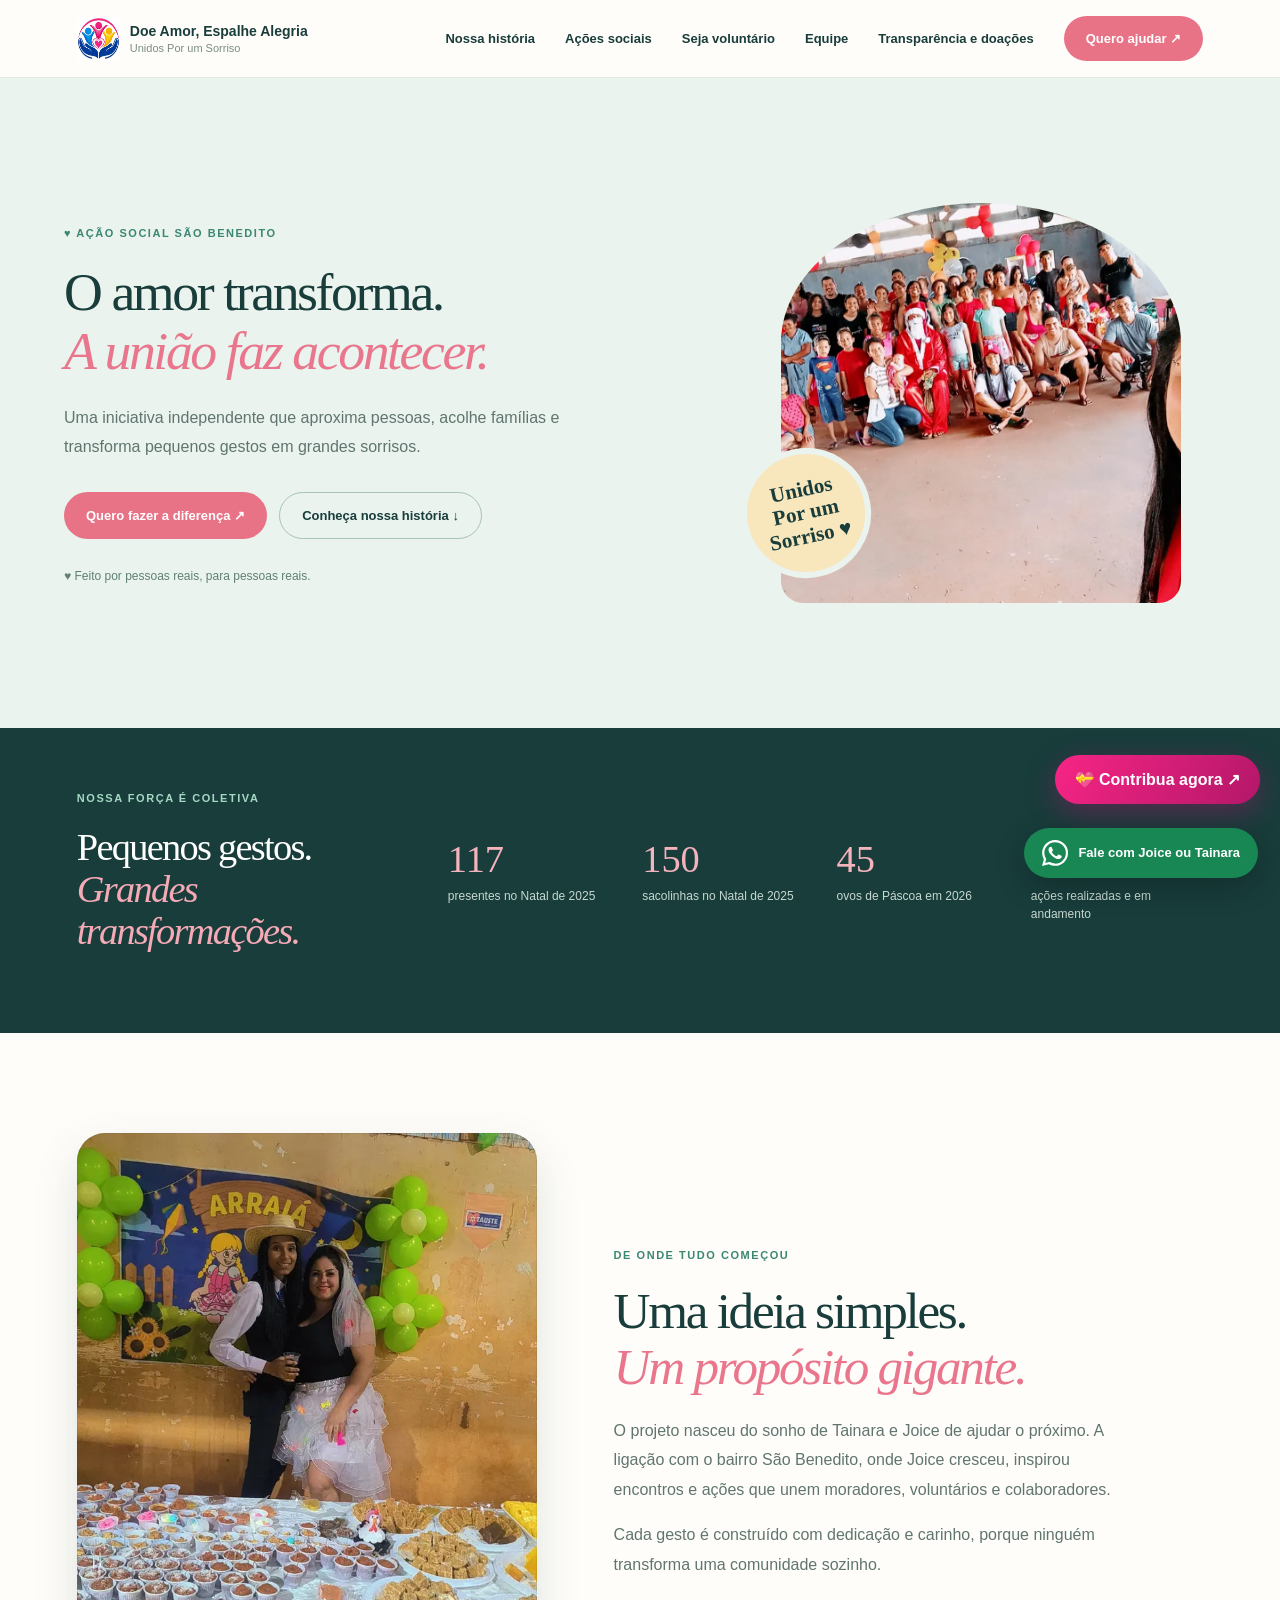
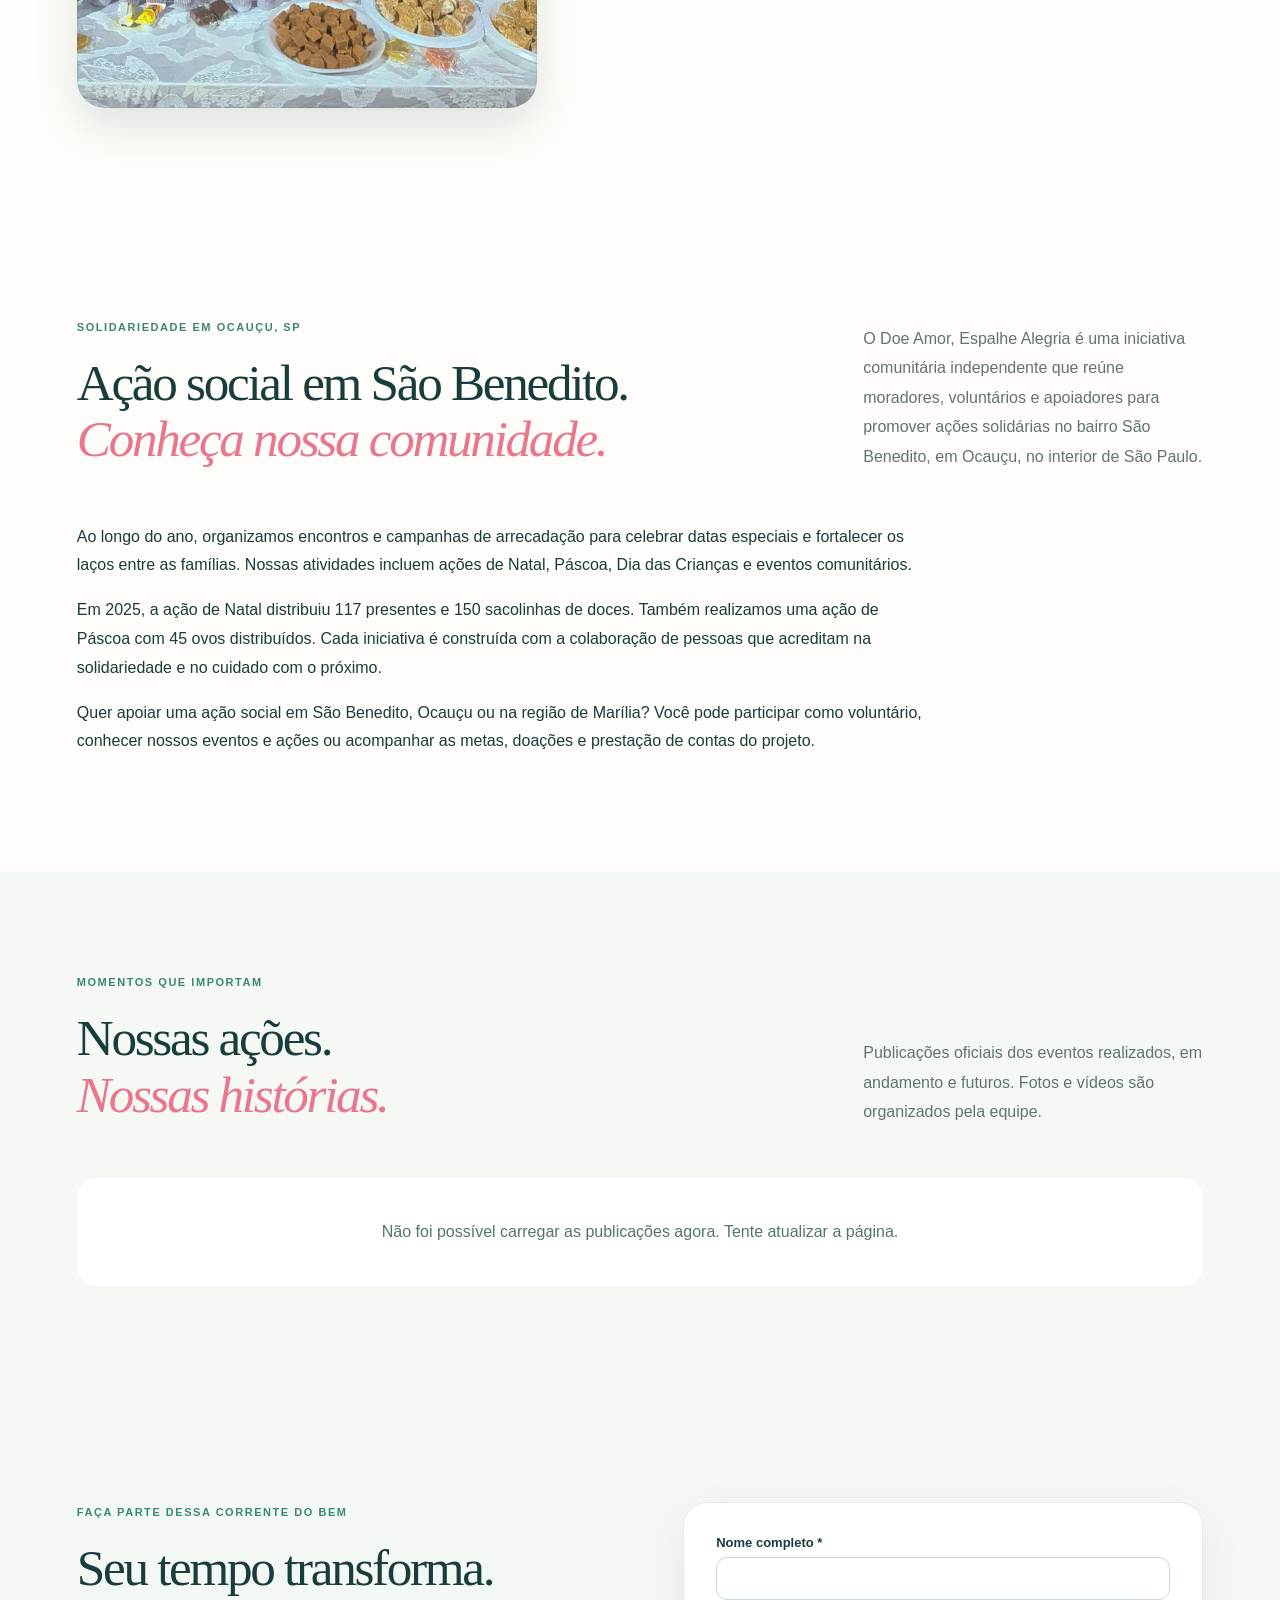
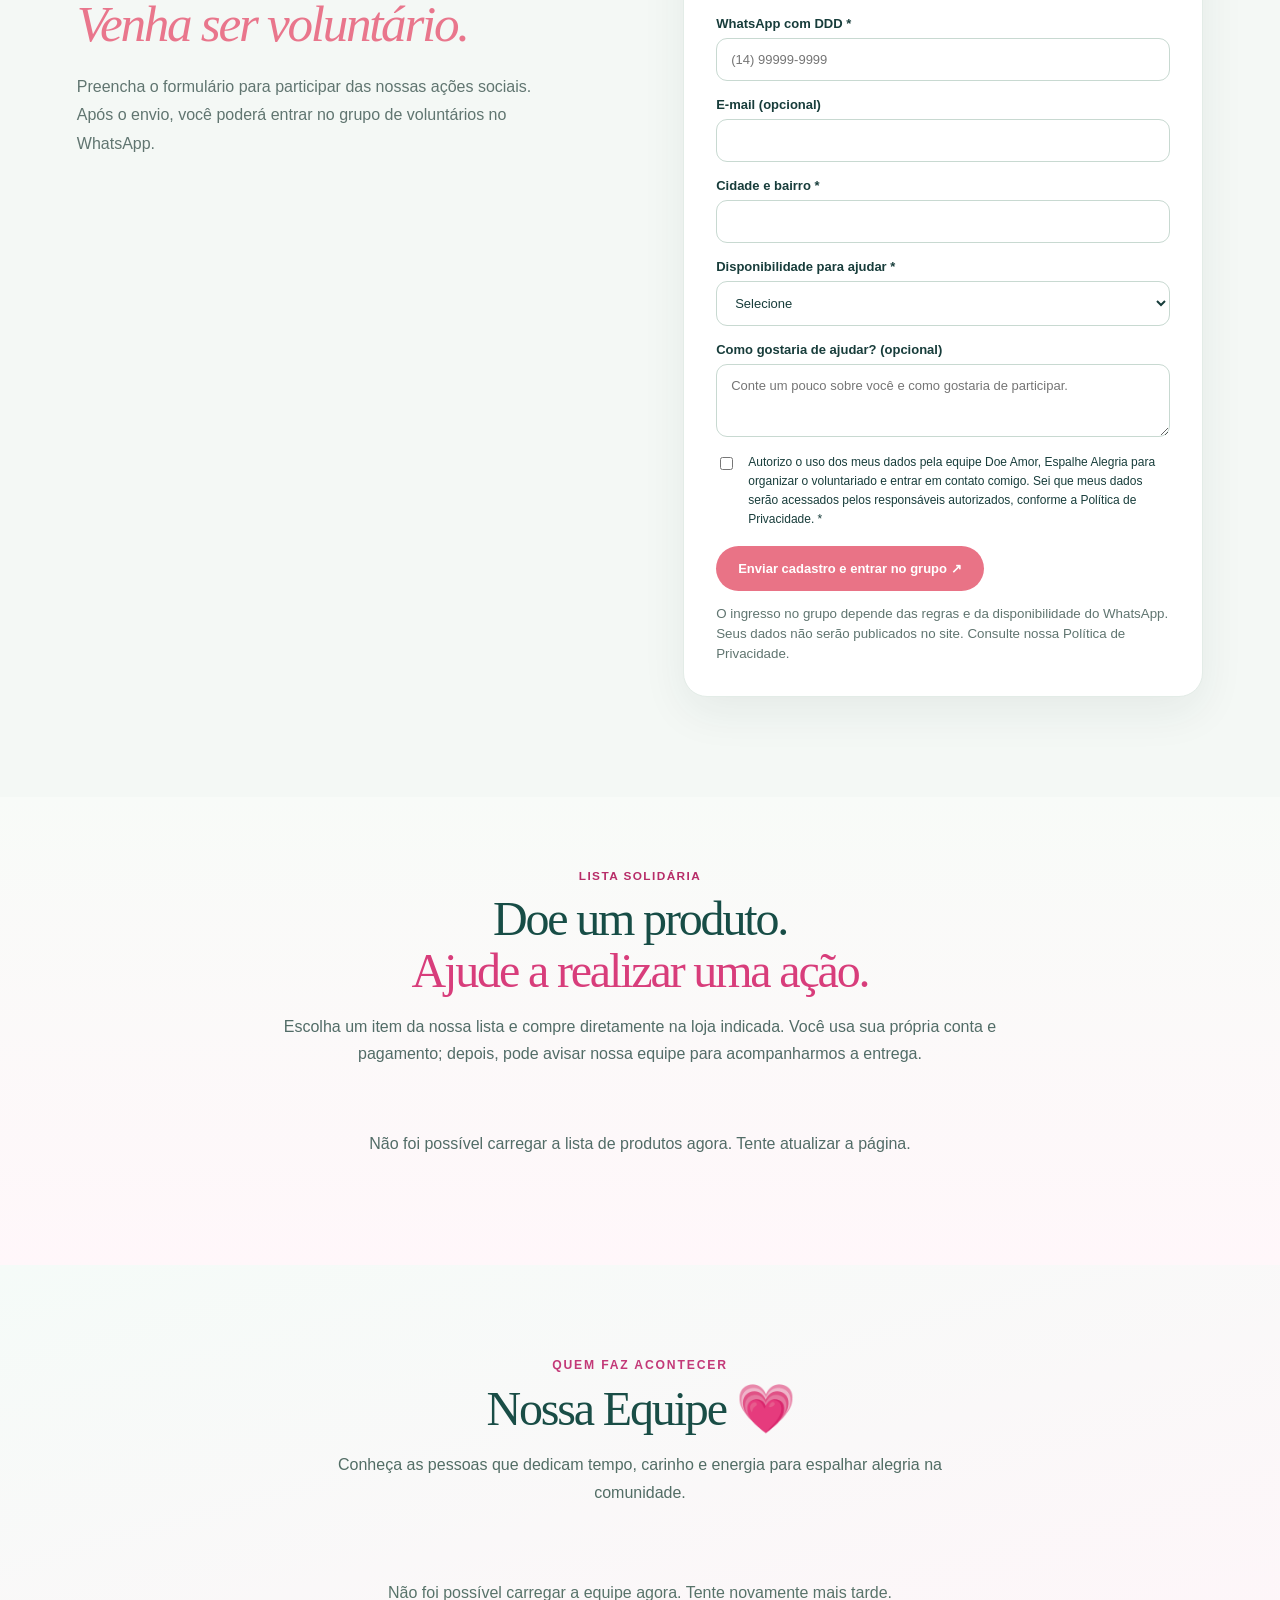
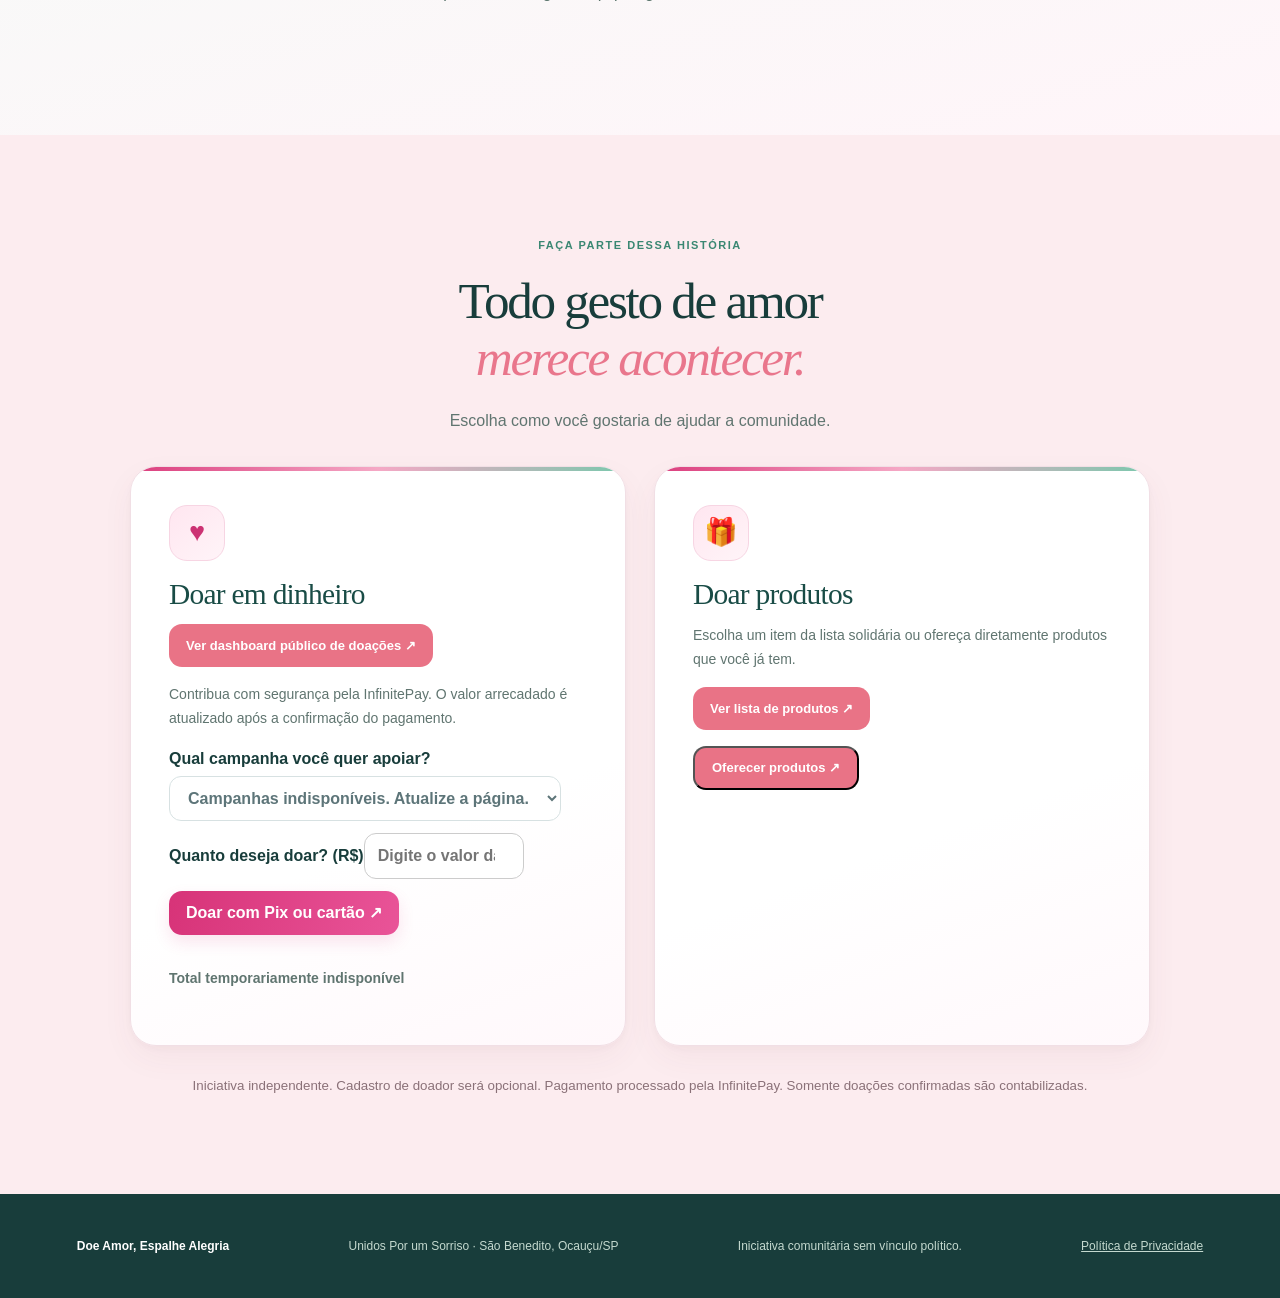
<file: index.html>
<!doctype html><html lang="pt-BR"><head><meta charset="utf-8"><meta name="viewport" content="width=device-width,initial-scale=1"><title>Doe Amor, Espalhe Alegria | Ação Social em São Benedito, Ocauçu SP</title><meta name="description" content="Conheça o Doe Amor, Espalhe Alegria, projeto social independente em São Benedito, Ocauçu (SP). Ações solidárias, eventos comunitários, voluntariado e doações."><meta name="robots" content="index, follow, max-image-preview:large"><link rel="canonical" href="https://doeamorespalhealegria.com/"><meta property="og:type" content="website"><meta property="og:locale" content="pt_BR"><meta property="og:site_name" content="Doe Amor, Espalhe Alegria"><meta property="og:title" content="Doe Amor, Espalhe Alegria"><meta property="og:description" content="Unidos Por Um Sorriso"><meta property="og:url" content="https://doeamorespalhealegria.com/"><meta property="og:image" content="https://xtwydlgoqmqhbpbojwmp.supabase.co/storage/v1/object/public/Imagem%20de%20compartilhamento/Imagem%20de%20compartilhamento%20.png"><meta property="og:image:secure_url" content="https://xtwydlgoqmqhbpbojwmp.supabase.co/storage/v1/object/public/Imagem%20de%20compartilhamento/Imagem%20de%20compartilhamento%20.png"><meta property="og:image:type" content="image/png"><meta property="og:image:width" content="1712"><meta property="og:image:height" content="1024"><meta property="og:image:alt" content="Logo do projeto Doe Amor, Espalhe Alegria"><meta name="twitter:card" content="summary_large_image"><meta name="twitter:title" content="Doe Amor, Espalhe Alegria"><meta name="twitter:description" content="Unidos Por Um Sorriso"><meta name="twitter:image" content="https://xtwydlgoqmqhbpbojwmp.supabase.co/storage/v1/object/public/Imagem%20de%20compartilhamento/Imagem%20de%20compartilhamento%20.png"><meta name="twitter:image:alt" content="Logo do projeto Doe Amor, Espalhe Alegria"><script type="application/ld+json">{"@context":"https://schema.org","@type":"NGO","name":"Doe Amor, Espalhe Alegria","url":"https://doeamorespalhealegria.com/","logo":"https://doeamorespalhealegria.com/logo-doe-amor.png","description":"Iniciativa independente de ação social e solidariedade para a comunidade de São Benedito, Ocauçu, São Paulo.","areaServed":{"@type":"Place","name":"São Benedito, Ocauçu, São Paulo, Brasil"},"knowsAbout":["ação social","solidariedade","doações","voluntariado","eventos comunitários"]}</script><link rel="icon" href="logo-doe-amor.png"><link rel="stylesheet" href="v2/base.css?v=20261015-square1"><link rel="stylesheet" href="v2/desktop.css?v=20261015-square1" media="(min-width:901px)"><link rel="stylesheet" href="v2/mobile.css?v=20261015-square1" media="(max-width:900px)"><link rel="stylesheet" href="/v2/events-carousel.css?v=20261019-3"><script src="v2/app.js?v=20261019-description1" defer></script><script src="v2/volunteer.js?v=1" defer></script><link rel="stylesheet" href="v2/volunteer.css?v=2"><link rel="stylesheet" href="/v2/donations.css"><script src="/v2/donations.js?v=20261015-campaign1" defer></script><link rel="stylesheet" href="/v2/product-offer.css"><style>
.next-event-banner{position:relative;isolation:isolate;overflow:hidden;margin:22px auto 0;width:min(1160px,calc(100% - 36px));border-radius:28px;padding:clamp(26px,5vw,54px);background:radial-gradient(circle at 86% 18%,#ffda88 0,transparent 28%),linear-gradient(125deg,#831a51,#c92862 52%,#f06e53);color:#fff;box-shadow:0 20px 55px #831a5130}
.next-event-banner:before,.next-event-banner:after{content:"✦";position:absolute;color:#ffe8aa;font-size:80px;opacity:.35;animation:festiveFloat 5s ease-in-out infinite;pointer-events:none}.next-event-banner:before{right:7%;top:12%}.next-event-banner:after{right:26%;bottom:5%;font-size:42px;animation-delay:-2s}
.next-event-banner .event-eyebrow{display:inline-flex;gap:8px;align-items:center;background:#ffffff26;border:1px solid #ffffff55;padding:8px 15px;border-radius:99px;font-weight:800;font-size:.8rem;letter-spacing:.09em;text-transform:uppercase}
.next-event-banner h2{color:#fff;font-size:clamp(2.1rem,5vw,4.4rem);line-height:1.08;margin:19px 0 14px;max-width:780px}.next-event-banner h2 em{color:#ffe4a0;font-style:normal}.next-event-banner p{max-width:640px;font-size:clamp(1rem,1.7vw,1.2rem);line-height:1.6;color:#fff}
.next-event-banner .event-countdown{display:flex;gap:10px;flex-wrap:wrap;margin:24px 0}.next-event-banner .event-countdown span{display:grid;place-items:center;min-width:75px;background:#ffffff25;border:1px solid #ffffff50;border-radius:14px;padding:11px 13px;font-size:.8rem}.next-event-banner .event-countdown strong{font-size:1.8rem;line-height:1.15;color:#fff}
.next-event-banner .event-actions{display:flex;gap:12px;flex-wrap:wrap;margin-top:22px}.next-event-banner .event-primary{display:inline-flex;align-items:center;justify-content:center;background:#fff;color:#a21950!important;border-radius:99px;padding:15px 24px;text-decoration:none;font-weight:900;box-shadow:0 8px 24px #58103640;transition:transform .2s}.next-event-banner .event-primary:hover{transform:translateY(-3px)}.next-event-banner .event-secondary{display:inline-flex;align-items:center;justify-content:center;border:1px solid #ffffffb0;border-radius:99px;padding:15px 22px;color:#fff!important;text-decoration:none;font-weight:700}
.donate-float-cta{position:fixed;right:20px;bottom:96px;z-index:70;display:flex;align-items:center;gap:10px;background:linear-gradient(120deg,#f72585,#b31769);color:#fff!important;text-decoration:none;font-weight:900;padding:15px 20px;border-radius:99px;box-shadow:0 9px 30px #a7156970;animation:donatePulse 2.7s ease-in-out infinite}.donate-float-cta:hover{animation:none;transform:translateY(-3px)}@keyframes donatePulse{0%,100%{box-shadow:0 9px 26px #a7156960}50%{box-shadow:0 9px 26px #a7156960,0 0 0 9px #f725851a}}@keyframes festiveFloat{50%{transform:translateY(-15px) rotate(12deg)}}
@media(max-width:700px){.next-event-banner{width:calc(100% - 24px);border-radius:22px;padding:26px 22px}.next-event-banner .event-countdown span{min-width:63px;padding:9px}.next-event-banner .event-countdown strong{font-size:1.45rem}.donate-float-cta{right:12px;bottom:86px;padding:13px 16px;font-size:.85rem;max-width:calc(100% - 24px)}}
@media(prefers-reduced-motion:reduce){.next-event-banner:before,.next-event-banner:after,.donate-float-cta{animation:none!important}}

#donationGoalHome{display:block;width:100%;min-width:0;padding:12px 14px;margin-top:8px;border:1px solid #c6d5d6;border-radius:10px;background:#fff;color:#193b40;font:inherit}
</style><link rel="stylesheet" href="/v2/event-banners.css?v=4"><script src="/v2/event-banners.js?v=4" defer></script><link rel="stylesheet" href="/v2/product-catalog.css?v=6"><link rel="stylesheet" href="/v2/donate-cards.css?v=1"><link rel="stylesheet" href="/v2/team.css?v=2"></head><body><header class="header"><a class="brand" href="#inicio"><img src="logo-doe-amor.png" alt="" decoding="async"><span><strong>Doe Amor, Espalhe Alegria</strong><small>Unidos Por um Sorriso</small></span></a><button class="menu" aria-expanded="false" aria-controls="nav">☰</button><nav id="nav"><a href="#historia">Nossa história</a><a href="#acoes">Ações sociais</a><a href="#voluntariado">Seja voluntário</a><a href="#equipe">Equipe</a><a href="/transparencia/">Transparência e doações</a><a class="pill" href="#doar">Quero ajudar ↗</a></nav></header><main><section class="hero" id="inicio"><div class="hero-copy"><span class="kicker">♥ AÇÃO SOCIAL SÃO BENEDITO</span><h1>O amor transforma.<br><em>A união faz acontecer.</em></h1><p>Uma iniciativa independente que aproxima pessoas, acolhe famílias e transforma pequenos gestos em grandes sorrisos.</p><div class="actions"><a class="pill" href="#doar">Quero fazer a diferença ↗</a><a class="outline" href="#historia">Conheça nossa história ↓</a></div><div class="hero-caption">♥ Feito por pessoas reais, para pessoas reais.</div></div><div class="hero-art"><img loading="lazy" decoding="async" src="https://xtwydlgoqmqhbpbojwmp.supabase.co/storage/v1/object/public/site-publico/Equipe%20solidaria.jpg" onerror="this.onerror=null;this.src='media/natal-2025/natal-comunidade.webp'" alt="Equipe do projeto Doe Amor, Espalhe Alegria reunida"><div class="sticker">Unidos<br>Por um<br>Sorriso ♥</div></div></section><div id="eventBannerCarousel" class="managed-banner-carousel" aria-label="Banners de eventos e campanhas"></div><section class="impact"><div><span class="kicker">NOSSA FORÇA É COLETIVA</span><h2>Pequenos gestos.<br><em>Grandes transformações.</em></h2></div><div class="stats"><div><strong>117</strong><span>presentes no Natal de 2025</span></div><div><strong>150</strong><span>sacolinhas no Natal de 2025</span></div><div><strong>45</strong><span>ovos de Páscoa em 2026</span></div><div><strong id="publishedEventsCount">—</strong><span>ações realizadas e em andamento</span></div></div></section><section class="story story--editorial section" id="historia"><div class="story-image"><img loading="lazy" decoding="async" src="media/festa-junina/festa-junina-03.webp" alt="Organizadoras da Festa Junina"></div><div><span class="kicker">DE ONDE TUDO COMEÇOU</span><h2>Uma ideia simples.<br><em>Um propósito gigante.</em></h2><p>O projeto nasceu do sonho de Tainara e Joice de ajudar o próximo. A ligação com o bairro São Benedito, onde Joice cresceu, inspirou encontros e ações que unem moradores, voluntários e colaboradores.</p><p>Cada gesto é construído com dedicação e carinho, porque ninguém transforma uma comunidade sozinho.</p></div></section><section class="section" id="acao-social-sao-benedito" aria-labelledby="comunidade-title"><div class="section-heading"><div><span class="kicker">SOLIDARIEDADE EM OCAUÇU, SP</span><h2 id="comunidade-title">Ação social em São Benedito.<br><em>Conheça nossa comunidade.</em></h2></div><p>O Doe Amor, Espalhe Alegria é uma iniciativa comunitária independente que reúne moradores, voluntários e apoiadores para promover ações solidárias no bairro São Benedito, em Ocauçu, no interior de São Paulo.</p></div><div style="max-width:850px;line-height:1.8"><p>Ao longo do ano, organizamos encontros e campanhas de arrecadação para celebrar datas especiais e fortalecer os laços entre as famílias. Nossas atividades incluem ações de Natal, Páscoa, Dia das Crianças e eventos comunitários.</p><p>Em 2025, a ação de Natal distribuiu 117 presentes e 150 sacolinhas de doces. Também realizamos uma ação de Páscoa com 45 ovos distribuídos. Cada iniciativa é construída com a colaboração de pessoas que acreditam na solidariedade e no cuidado com o próximo.</p><p>Quer apoiar uma ação social em São Benedito, Ocauçu ou na região de Marília? Você pode <a href="#voluntariado">participar como voluntário</a>, conhecer <a href="#acoes">nossos eventos e ações</a> ou acompanhar as <a href="/transparencia/">metas, doações e prestação de contas</a> do projeto.</p></div></section><section class="section events" id="acoes"><div class="section-heading"><div><span class="kicker">MOMENTOS QUE IMPORTAM</span><h2>Nossas ações.<br><em>Nossas histórias.</em></h2></div><p>Publicações oficiais dos eventos realizados, em andamento e futuros. Fotos e vídeos são organizados pela equipe.</p></div><div class="event-grid" id="eventGrid"></div></section><section class="section volunteer-section" id="voluntariado"><div class="volunteer-intro"><span class="kicker">FAÇA PARTE DESSA CORRENTE DO BEM</span><h2>Seu tempo transforma.<br><em>Venha ser voluntário.</em></h2><p>Preencha o formulário para participar das nossas ações sociais. Após o envio, você poderá entrar no grupo de voluntários no WhatsApp.</p></div><form id="volunteerForm" class="volunteer-form"><label>Nome completo *<input name="full_name" autocomplete="name" maxlength="120" minlength="3" required></label><label>WhatsApp com DDD *<input name="whatsapp" type="tel" inputmode="tel" autocomplete="tel" placeholder="(14) 99999-9999" required></label><label>E-mail (opcional)<input name="email" type="email" autocomplete="email" maxlength="254"></label><label>Cidade e bairro *<input name="city" autocomplete="address-level2" maxlength="120" required></label><label>Disponibilidade para ajudar *<select name="availability" required><option value="">Selecione</option><option>Durante a semana</option><option>Finais de semana</option><option>Em dias de eventos</option><option>Conforme a necessidade</option></select></label><label>Como gostaria de ajudar? (opcional)<textarea name="message" rows="3" maxlength="1000" placeholder="Conte um pouco sobre você e como gostaria de participar."></textarea></label><label class="volunteer-consent"><input name="privacy_consent" type="checkbox" required><span>Autorizo o uso dos meus dados pela equipe Doe Amor, Espalhe Alegria para organizar o voluntariado e entrar em contato comigo. Sei que meus dados serão acessados pelos responsáveis autorizados, conforme a <a href="/privacidade/" target="_blank" rel="noopener noreferrer">Política de Privacidade</a>. *</span></label><button class="pill" type="submit">Enviar cadastro e entrar no grupo ↗</button><p id="volunteerStatus" role="status" aria-live="polite"></p><small>O ingresso no grupo depende das regras e da disponibilidade do WhatsApp. Seus dados não serão publicados no site. Consulte nossa <a href="/privacidade/">Política de Privacidade</a>.</small></form></section><section id="productDonationSection" aria-labelledby="productDonationTitle"><div class="product-catalog-inner"><div class="product-catalog-heading"><span class="product-catalog-kicker">LISTA SOLIDÁRIA</span><h2 id="productDonationTitle">Doe um produto.<br><em>Ajude a realizar uma ação.</em></h2><p>Escolha um item da nossa lista e compre diretamente na loja indicada. Você usa sua própria conta e pagamento; depois, pode avisar nossa equipe para acompanharmos a entrega.</p></div><div id="productDonationGrid" class="product-donation-grid" aria-live="polite"><p class="product-catalog-empty">Carregando produtos solidários...</p></div></div></section><section id="equipe" aria-labelledby="teamTitle"><div class="team-inner"><div class="team-heading"><span class="team-kicker">QUEM FAZ ACONTECER</span><h2 id="teamTitle">Nossa Equipe 💗</h2><p>Conheça as pessoas que dedicam tempo, carinho e energia para espalhar alegria na comunidade.</p></div><div id="teamGrid" class="team-grid" aria-live="polite"><p class="team-empty">Carregando nossa equipe...</p></div></div></section><section class="section donate" id="doar"><span class="kicker">FAÇA PARTE DESSA HISTÓRIA</span><h2>Todo gesto de amor<br><em>merece acontecer.</em></h2><p>Escolha como você gostaria de ajudar a comunidade.</p><div class="donate-grid"><article><span class="symbol">♥</span><h3>Doar em dinheiro</h3><p><a class="pill" href="/transparencia/">Ver dashboard público de doações ↗</a></p><p>Contribua com segurança pela InfinitePay. O valor arrecadado é atualizado após a confirmação do pagamento.</p><form id="donationForm" class="donation-form"><label for="donationGoalHome">Qual campanha você quer apoiar?<select id="donationGoalHome" name="goal_id" required><option value="">Carregando campanhas...</option></select></label><label>Quanto deseja doar? (R$)<input name="amount" type="number" min="1" max="1000000" step="0.01" placeholder="Digite o valor da doação" required></label><button type="submit">Doar com Pix ou cartão ↗</button></form><p id="donationStatus" role="status"></p><p id="donationTotal" class="donation-total">Carregando arrecadação...</p></article><article><span class="symbol">🎁</span><h3>Doar produtos</h3><p>Escolha um item da lista solidária ou ofereça diretamente produtos que você já tem.</p><p><a class="pill" href="#productDonationSection">Ver lista de produtos ↗</a></p><button type="button" class="pill" id="openProductOffer">Oferecer produtos ↗</button></article></div><small>Iniciativa independente. Cadastro de doador será opcional. Pagamento processado pela InfinitePay. Somente doações confirmadas são contabilizadas.</small></section></main><footer><strong>Doe Amor, Espalhe Alegria</strong><span>Unidos Por um Sorriso · São Benedito, Ocauçu/SP</span><span>Iniciativa comunitária sem vínculo político.</span><a href="/privacidade/" style="color:#c4d9cf;text-decoration:underline">Política de Privacidade</a></footer><dialog id="productOfferDialog" aria-labelledby="productOfferTitle"><div class="product-offer-modal"><div class="modal-top"><div><h2 id="productOfferTitle">Oferecer produtos 💗</h2><p>Conte o que deseja doar. Nossa equipe entrará em contato para combinar a entrega ou retirada.</p></div><button type="button" class="close-product-modal" aria-label="Fechar formulário">✕</button></div><form id="productOfferForm"><label>Nome completo *<input name="full_name" autocomplete="name" minlength="3" maxlength="150" required></label><label>Telefone / WhatsApp com DDD *<input name="phone" type="tel" autocomplete="tel" placeholder="(14) 99999-9999" required></label><label>Endereço completo (rua, número, bairro e cidade) *<textarea name="address" rows="2" minlength="5" maxlength="500" required></textarea></label><label>Quais produtos deseja doar? Informe quantidades, se possível. *<textarea name="items" rows="3" minlength="3" maxlength="1500" placeholder="Ex.: 10 pacotes de arroz, 5 brinquedos..." required></textarea></label><fieldset><legend>Como prefere entregar os produtos? *</legend><label><input type="radio" name="delivery_preference" value="pickup" required>Solicitar retirada no endereço informado</label><label><input type="radio" name="delivery_preference" value="dropoff" required>Quero entregar os produtos à organização (local a combinar)</label></fieldset><label>Observações (opcional)<textarea name="notes" rows="2" maxlength="1000"></textarea></label><label class="offer-privacy"><input type="checkbox" name="privacy_consent" required>Autorizo o uso dos meus dados para contato sobre esta doação. Li a <a href="/privacidade/" target="_blank" rel="noopener noreferrer">Política de Privacidade</a>. *</label><button type="submit" class="offer-submit">Enviar oferta de produtos</button><p class="offer-message" id="productOfferMessage" role="status" aria-live="polite"></p></form></div></dialog><dialog id="eventDialog"><div class="dialog-top"><span>MEMÓRIAS DE SÃO BENEDITO</span><button id="closeDialog" aria-label="Fechar">✕</button></div><div id="dialogBody"></div></dialog><a class="donate-float-cta" href="#doar" aria-label="Contribuir agora para as ações sociais">💝 Contribua agora ↗</a><a class="whatsapp-float" href="https://wa.me/5514988388177?text=Ol%C3%A1%21%20Gostaria%20de%20falar%20com%20Joice%20ou%20Tainara%20sobre%20o%20projeto%20Doe%20Amor%2C%20Espalhe%20Alegria." target="_blank" rel="noopener noreferrer" aria-label="Falar com Joice ou Tainara pelo WhatsApp" title="Falar com Joice ou Tainara"><svg viewBox="0 0 24 24" width="26" height="26" aria-hidden="true" fill="currentColor"><path d="M20.52 3.48A11.86 11.86 0 0 0 12.07 0C5.49 0 .13 5.35.12 11.94a11.9 11.9 0 0 0 1.59 5.95L0 24l6.28-1.65a11.93 11.93 0 0 0 5.79 1.48h.01c6.58 0 11.94-5.36 11.94-11.94a11.86 11.86 0 0 0-3.5-8.41ZM12.08 21.8a9.9 9.9 0 0 1-5.05-1.38l-.36-.22-3.73.98.99-3.64-.24-.37a9.91 9.91 0 0 1-1.52-5.23c0-5.47 4.45-9.92 9.92-9.92a9.85 9.85 0 0 1 7.02 2.91 9.85 9.85 0 0 1 2.9 7.02c0 5.47-4.45 9.92-9.93 9.92Zm5.44-7.42c-.3-.15-1.77-.87-2.04-.97-.27-.1-.47-.15-.67.15-.2.3-.77.97-.94 1.17-.17.2-.35.22-.65.07-.3-.15-1.26-.46-2.4-1.47-.89-.79-1.49-1.77-1.66-2.07-.17-.3-.02-.46.13-.61.13-.13.3-.35.45-.52.15-.17.2-.3.3-.5.1-.2.05-.37-.02-.52-.07-.15-.67-1.62-.92-2.22-.24-.58-.48-.5-.67-.51h-.57c-.2 0-.52.07-.79.37-.27.3-1.04 1.02-1.04 2.49s1.07 2.89 1.22 3.09c.15.2 2.1 3.2 5.09 4.49.71.31 1.27.49 1.71.63.72.23 1.37.2 1.89.12.58-.09 1.77-.72 2.02-1.42.25-.7.25-1.3.17-1.42-.07-.12-.27-.2-.57-.35Z"/></svg><span>Fale com Joice ou Tainara</span></a><script defer src="/v2/product-offer.js"></script><script defer src="/v2/product-catalog.js?v=8"></script><script defer src="/v2/team.js?v=2"></script><script>(function(){const end=new Date("2026-12-25T00:00:00-03:00");const panel=document.getElementById("nextEventCountdown");function update(){const delta=Math.max(0,end-Date.now());const d=Math.floor(delta/86400000),h=Math.floor(delta%86400000/3600000),m=Math.floor(delta%3600000/60000);document.getElementById("eventDays").textContent=d;document.getElementById("eventHours").textContent=String(h).padStart(2,"0");document.getElementById("eventMinutes").textContent=String(m).padStart(2,"0");if(!delta){panel.textContent="🎄 Chegou o dia do Natal Solidário!"}}update();setInterval(update,60000)})();</script></body></html>
</file>
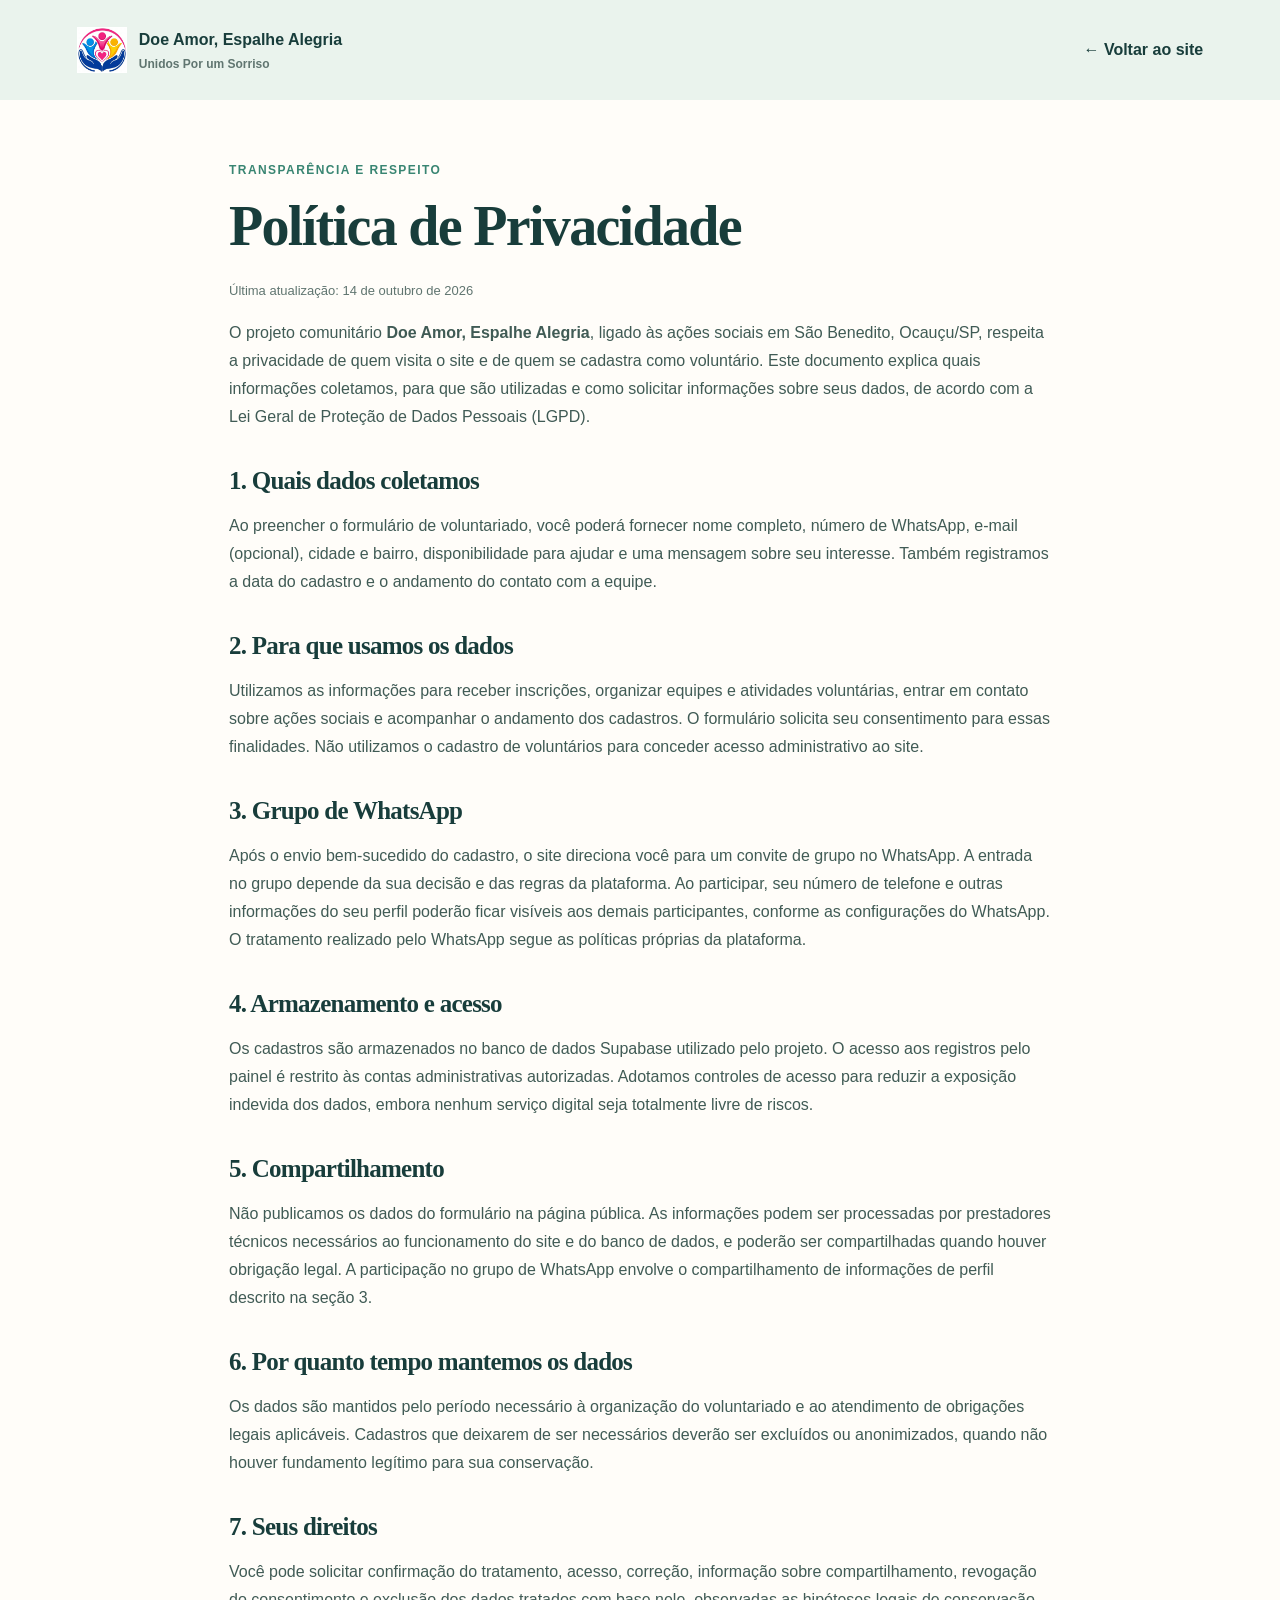
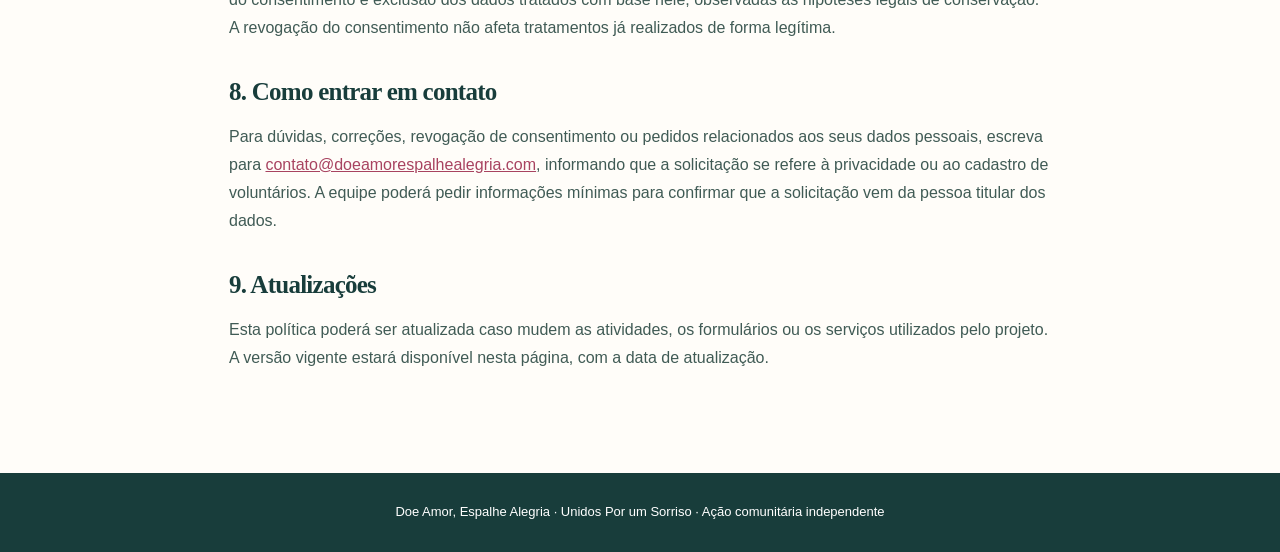
<file: privacidade/index.html>
<!doctype html>
<html lang="pt-BR"><head><meta charset="utf-8"><meta name="viewport" content="width=device-width,initial-scale=1"><meta name="description" content="Política de Privacidade da ação social Doe Amor, Espalhe Alegria."><title>Política de Privacidade | Doe Amor, Espalhe Alegria</title><link rel="icon" href="/logo-doe-amor.png"><style>
:root{--ink:#183d3b;--pink:#e9768c;--muted:#607570}*{box-sizing:border-box}body{margin:0;background:#fffdf9;color:var(--ink);font:16px/1.75 Arial,Helvetica,sans-serif}header{background:#eaf3ed;padding:25px 6%;display:flex;align-items:center;justify-content:space-between;gap:20px;flex-wrap:wrap}header a{color:var(--ink);font-weight:700;text-decoration:none}.brand{display:flex;align-items:center;gap:12px}.brand img{width:50px;height:50px;object-fit:contain}.brand small{display:block;font-size:12px;color:var(--muted)}main{max-width:870px;margin:0 auto;padding:55px 24px 85px}h1,h2{font-family:Georgia,serif;letter-spacing:-.03em;line-height:1.2}h1{font-size:clamp(36px,6vw,56px);margin:10px 0 20px}h2{font-size:25px;margin:35px 0 10px}p,li{color:#405b55}ul{padding-left:24px}a{color:#a84360}a:focus-visible{outline:3px solid var(--pink);outline-offset:3px}.kicker{font-size:12px;letter-spacing:.12em;font-weight:800;color:#398572}.date{color:var(--muted);font-size:13px}footer{padding:28px 6%;background:var(--ink);color:white;text-align:center;font-size:13px}@media(max-width:600px){main{padding-top:35px}}
</style></head><body><header><a class="brand" href="/"><img src="/logo-doe-amor.png" alt="Logo do projeto"><span>Doe Amor, Espalhe Alegria<small>Unidos Por um Sorriso</small></span></a><a href="/">← Voltar ao site</a></header><main><span class="kicker">TRANSPARÊNCIA E RESPEITO</span><h1>Política de Privacidade</h1><p class="date">Última atualização: 14 de outubro de 2026</p><p>O projeto comunitário <strong>Doe Amor, Espalhe Alegria</strong>, ligado às ações sociais em São Benedito, Ocauçu/SP, respeita a privacidade de quem visita o site e de quem se cadastra como voluntário. Este documento explica quais informações coletamos, para que são utilizadas e como solicitar informações sobre seus dados, de acordo com a Lei Geral de Proteção de Dados Pessoais (LGPD).</p>
<h2>1. Quais dados coletamos</h2><p>Ao preencher o formulário de voluntariado, você poderá fornecer nome completo, número de WhatsApp, e-mail (opcional), cidade e bairro, disponibilidade para ajudar e uma mensagem sobre seu interesse. Também registramos a data do cadastro e o andamento do contato com a equipe.</p>
<h2>2. Para que usamos os dados</h2><p>Utilizamos as informações para receber inscrições, organizar equipes e atividades voluntárias, entrar em contato sobre ações sociais e acompanhar o andamento dos cadastros. O formulário solicita seu consentimento para essas finalidades. Não utilizamos o cadastro de voluntários para conceder acesso administrativo ao site.</p>
<h2>3. Grupo de WhatsApp</h2><p>Após o envio bem-sucedido do cadastro, o site direciona você para um convite de grupo no WhatsApp. A entrada no grupo depende da sua decisão e das regras da plataforma. Ao participar, seu número de telefone e outras informações do seu perfil poderão ficar visíveis aos demais participantes, conforme as configurações do WhatsApp. O tratamento realizado pelo WhatsApp segue as políticas próprias da plataforma.</p>
<h2>4. Armazenamento e acesso</h2><p>Os cadastros são armazenados no banco de dados Supabase utilizado pelo projeto. O acesso aos registros pelo painel é restrito às contas administrativas autorizadas. Adotamos controles de acesso para reduzir a exposição indevida dos dados, embora nenhum serviço digital seja totalmente livre de riscos.</p>
<h2>5. Compartilhamento</h2><p>Não publicamos os dados do formulário na página pública. As informações podem ser processadas por prestadores técnicos necessários ao funcionamento do site e do banco de dados, e poderão ser compartilhadas quando houver obrigação legal. A participação no grupo de WhatsApp envolve o compartilhamento de informações de perfil descrito na seção 3.</p>
<h2>6. Por quanto tempo mantemos os dados</h2><p>Os dados são mantidos pelo período necessário à organização do voluntariado e ao atendimento de obrigações legais aplicáveis. Cadastros que deixarem de ser necessários deverão ser excluídos ou anonimizados, quando não houver fundamento legítimo para sua conservação.</p>
<h2>7. Seus direitos</h2><p>Você pode solicitar confirmação do tratamento, acesso, correção, informação sobre compartilhamento, revogação do consentimento e exclusão dos dados tratados com base nele, observadas as hipóteses legais de conservação. A revogação do consentimento não afeta tratamentos já realizados de forma legítima.</p>
<h2>8. Como entrar em contato</h2><p>Para dúvidas, correções, revogação de consentimento ou pedidos relacionados aos seus dados pessoais, escreva para <a href="mailto:contato@doeamorespalhealegria.com?subject=Privacidade%20e%20dados%20pessoais">contato@doeamorespalhealegria.com</a>, informando que a solicitação se refere à privacidade ou ao cadastro de voluntários. A equipe poderá pedir informações mínimas para confirmar que a solicitação vem da pessoa titular dos dados.</p>
<h2>9. Atualizações</h2><p>Esta política poderá ser atualizada caso mudem as atividades, os formulários ou os serviços utilizados pelo projeto. A versão vigente estará disponível nesta página, com a data de atualização.</p></main><footer>Doe Amor, Espalhe Alegria · Unidos Por um Sorriso · Ação comunitária independente</footer></body></html>
</file>
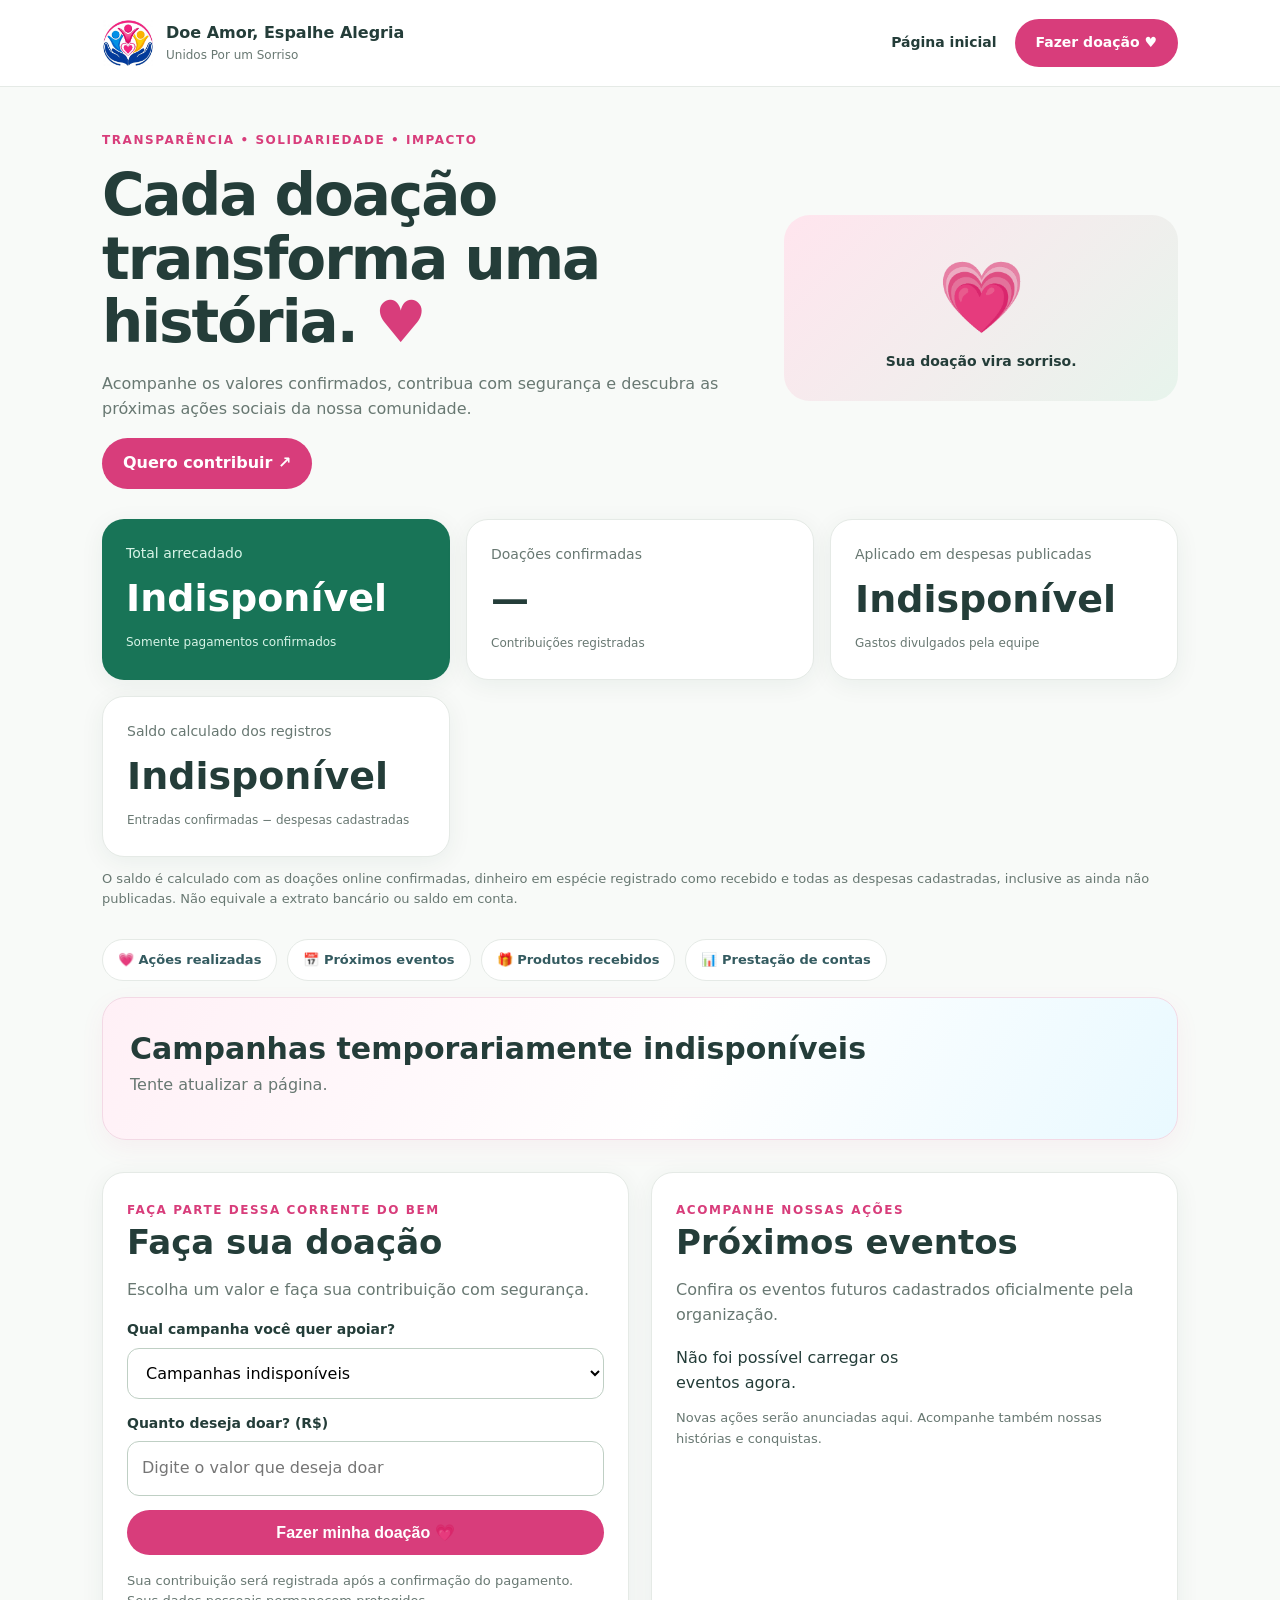
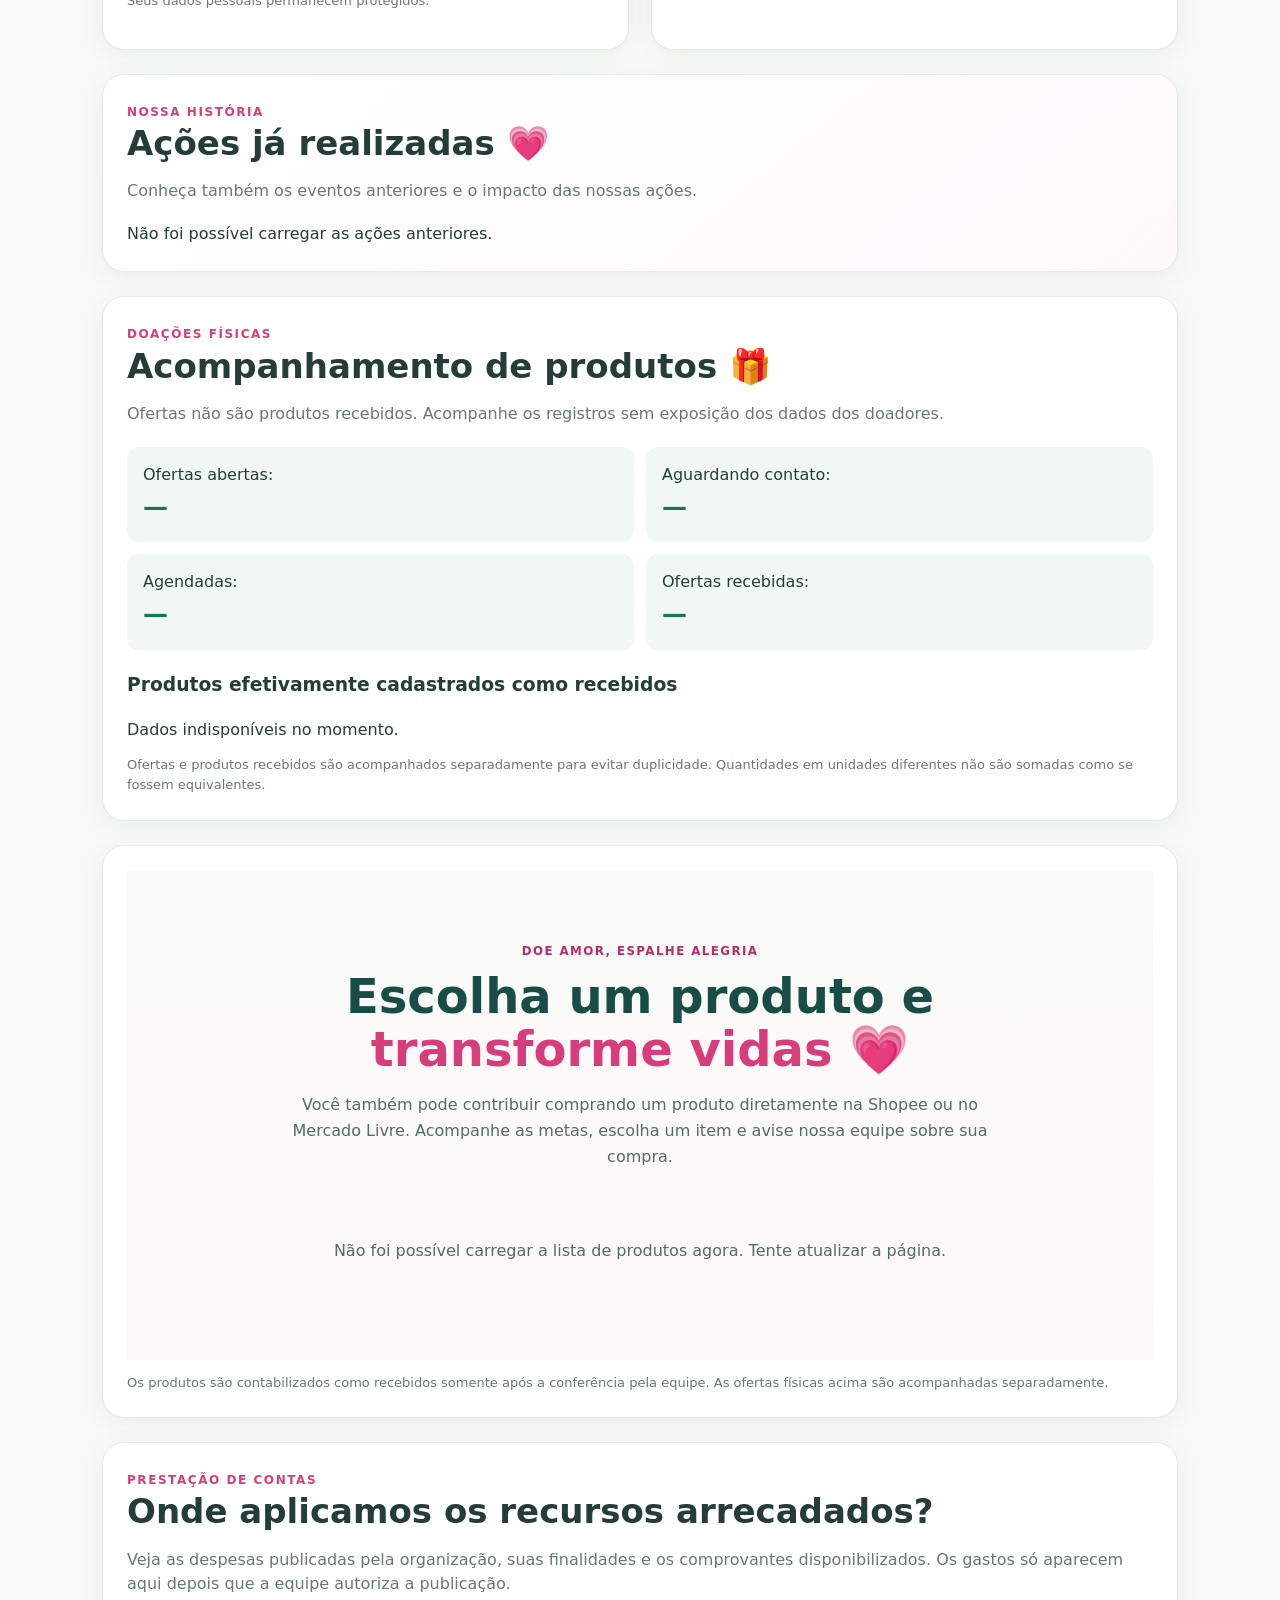
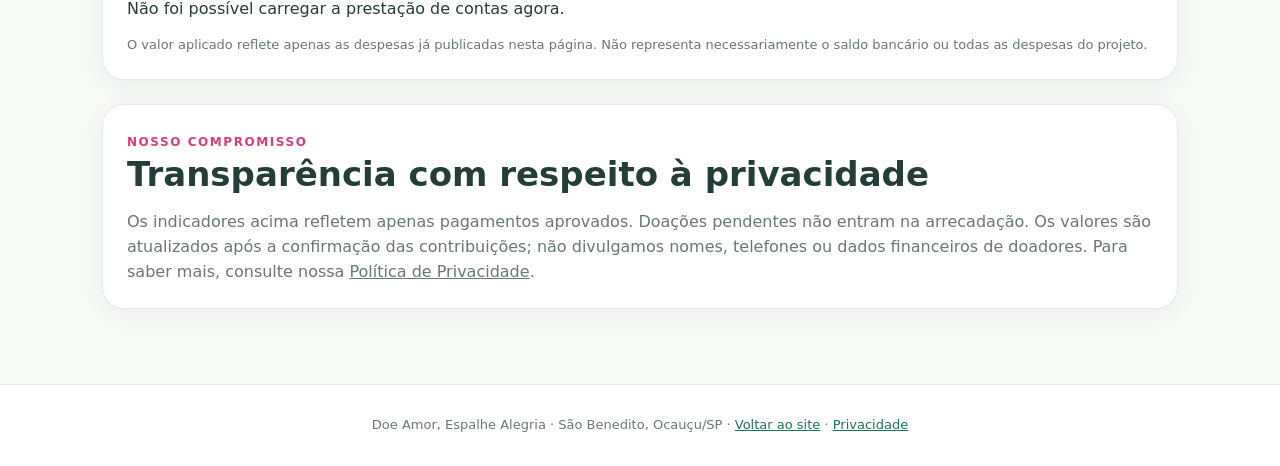
<file: transparencia/index.html>
<!doctype html>
<html lang="pt-BR"><head><meta charset="utf-8"><meta name="viewport" content="width=device-width,initial-scale=1"><meta name="description" content="Acompanhe as campanhas de arrecadação, doações, metas e prestação de contas do Doe Amor, Espalhe Alegria em São Benedito, Ocauçu (SP)."><meta name="robots" content="index, follow, max-image-preview:large"><link rel="canonical" href="https://doeamorespalhealegria.com/transparencia/"><meta property="og:type" content="website"><meta property="og:locale" content="pt_BR"><meta property="og:title" content="Doe Amor, Espalhe Alegria"><meta property="og:description" content="Unidos Por Um Sorriso"><meta property="og:url" content="https://doeamorespalhealegria.com/transparencia/"><meta property="og:image" content="https://xtwydlgoqmqhbpbojwmp.supabase.co/storage/v1/object/public/Imagem%20de%20compartilhamento/Imagem%20de%20compartilhamento%20.png"><meta property="og:image:secure_url" content="https://xtwydlgoqmqhbpbojwmp.supabase.co/storage/v1/object/public/Imagem%20de%20compartilhamento/Imagem%20de%20compartilhamento%20.png"><meta property="og:image:type" content="image/png"><meta property="og:image:width" content="1712"><meta property="og:image:height" content="1024"><meta property="og:image:alt" content="Logo do projeto Doe Amor, Espalhe Alegria"><meta name="twitter:card" content="summary_large_image"><meta name="twitter:title" content="Doe Amor, Espalhe Alegria"><meta name="twitter:description" content="Unidos Por Um Sorriso"><meta name="twitter:image" content="https://xtwydlgoqmqhbpbojwmp.supabase.co/storage/v1/object/public/Imagem%20de%20compartilhamento/Imagem%20de%20compartilhamento%20.png"><meta name="twitter:image:alt" content="Logo do projeto Doe Amor, Espalhe Alegria"><title>Doações, Metas e Transparência | Doe Amor, Espalhe Alegria</title><link rel="icon" href="/logo-doe-amor.png"><style>
:root{--pink:#d83d7b;--ink:#243d39;--green:#187457;--muted:#687872;--line:#e5eae6;--bg:#f8faf8}*{box-sizing:border-box}body{margin:0;background:var(--bg);color:var(--ink);font:16px/1.55 system-ui,-apple-system,Segoe UI,sans-serif}a{color:inherit}header{background:white;border-bottom:1px solid var(--line)}.top{max-width:1120px;margin:auto;min-height:86px;display:flex;align-items:center;justify-content:space-between;gap:20px;padding:14px 22px}.brand{display:flex;align-items:center;gap:12px;text-decoration:none;font-weight:800}.brand img{width:52px;height:52px;object-fit:contain}.brand small{display:block;color:var(--muted);font-weight:500;font-size:12px}.nav{display:flex;gap:18px;align-items:center}.nav a{text-decoration:none;font-weight:700;font-size:14px}.nav .pill{color:white}.pill,.donate-button{display:inline-flex;align-items:center;justify-content:center;border:0;border-radius:999px;padding:13px 21px;background:var(--pink);color:white;font-weight:750;text-decoration:none;cursor:pointer}.donate-button:disabled{opacity:.6;cursor:wait}main{max-width:1120px;margin:auto;padding:40px 22px 75px}.eyebrow{color:var(--pink);font-size:12px;font-weight:800;letter-spacing:.13em;text-transform:uppercase}h1{font-size:clamp(32px,5vw,58px);line-height:1.1;letter-spacing:-.035em;margin:12px 0 17px}h2{font-size:clamp(24px,3vw,34px);line-height:1.18;margin:0 0 10px}p{color:var(--muted)}.hero{display:grid;grid-template-columns:1.25fr .75fr;gap:26px;align-items:center;margin-bottom:30px}.hero p{max-width:620px}.hero-art{background:linear-gradient(135deg,#ffe5ee,#e7f4ec);padding:28px;border-radius:26px;text-align:center;font-size:70px}.hero-art small{display:block;font-size:14px;color:var(--ink);font-weight:700}.metrics{display:grid;grid-template-columns:repeat(3,minmax(0,1fr));gap:16px;margin-bottom:32px}.metric,.panel{background:white;border:1px solid var(--line);border-radius:22px;padding:24px;box-shadow:0 5px 25px #153d3010}.metric span{display:block;color:var(--muted);font-size:14px}.metric strong{display:block;font-size:clamp(25px,3vw,38px);line-height:1.2;margin:12px 0 7px;overflow-wrap:anywhere}.metric:first-child{background:var(--green);color:white;border:0}.metric:first-child span,.metric:first-child small{color:#d7f4e7}.metric small{color:var(--muted);font-size:12px}.content{display:grid;grid-template-columns:1fr 1fr;gap:22px}.panel h2{margin-bottom:8px}.amounts{display:flex;flex-wrap:wrap;gap:8px;margin:18px 0}.amounts button{padding:10px 18px;border-radius:999px;border:1px solid #d3ded7;background:#f4f9f6;color:var(--ink);font-weight:700;cursor:pointer}.amounts button.active{border-color:var(--green);background:#e1f5e9}.donation-form label{display:block;font-weight:700;font-size:14px}.donation-form input{display:block;margin:7px 0 14px;padding:14px;border:1px solid #bfcfc4;border-radius:12px;width:100%;font:inherit}.donate-button{width:100%;font-size:16px}.note{font-size:13px;color:var(--muted)}.events{margin-top:25px}.event-grid{display:grid;grid-template-columns:repeat(2,minmax(0,1fr));gap:14px;margin-top:18px}.event{border:1px solid var(--line);border-radius:16px;overflow:hidden;background:#fff}.event img{width:100%;height:auto;aspect-ratio:1/1;object-fit:contain;object-position:center;background:#faf4f7;display:block}.event-body{padding:15px}.event small{font-size:12px;color:var(--green);font-weight:800}.event h3{margin:6px 0;font-size:17px}.event p{margin:0;font-size:14px}.empty{background:#f6f9f7;border-radius:14px;padding:20px;color:var(--muted)}.info{margin-top:24px}.info p{margin-bottom:0} .expense{display:grid;grid-template-columns:1fr auto;gap:12px;border-top:1px solid var(--line);padding:15px 0}.expense h3{font-size:16px;margin:0 0 4px}.expense p{margin:0;font-size:13px}.expense strong{white-space:nowrap;color:var(--green)}.expense a{display:inline-block;margin-top:6px;color:var(--pink);font-size:13px;font-weight:700}.product-metrics{display:grid;grid-template-columns:repeat(2,1fr);gap:12px;margin:20px 0}.product-metrics>div{background:#f1f8f4;border-radius:12px;padding:16px}.product-metrics strong{display:block;font-size:25px;color:var(--green)}.product-item{display:flex;justify-content:space-between;gap:12px;border-top:1px solid var(--line);padding:12px 0}.product-item strong{color:var(--green)}footer{text-align:center;padding:30px 20px;background:#fff;border-top:1px solid var(--line);color:var(--muted);font-size:13px}footer a{color:var(--green)}@media(max-width:800px){.hero,.content{grid-template-columns:1fr}.hero-art{display:none}.metrics{grid-template-columns:1fr 1fr}.metrics .metric:first-child{grid-column:span 2}.nav{gap:10px}.nav a:first-child{display:none}}@media(max-width:500px){.event-grid{grid-template-columns:1fr}.top{padding:12px 16px}.brand img{width:42px;height:42px}.brand{font-size:12px}.brand small{font-size:10px}.nav .pill{padding:10px 12px;font-size:12px}main{padding:30px 16px 50px}.metric,.panel{padding:18px}.metrics{gap:10px}.metric strong{font-size:26px}}
.progress-panel{margin:-8px 0 32px;padding:27px;border-radius:24px;border:1px solid #f3d9e5;background:linear-gradient(120deg,#fff0f6,#fff 55%,#e9f9ff);box-shadow:0 8px 24px #c94a7810}.progress-panel h2{font-size:clamp(22px,3vw,30px);margin:6px 0}.progress-panel p{margin:4px 0 15px}.progress-values,.progress-bottom{display:flex;justify-content:space-between;align-items:center;gap:12px;flex-wrap:wrap}.progress-values strong{font-size:clamp(22px,3vw,34px);color:#bf3472}.progress-values span,.progress-bottom span{color:#54727a;font-size:14px}.progress-track{height:20px;border-radius:30px;background:#e6edf0;overflow:hidden;margin:15px 0 10px}.progress-fill{height:100%;width:0;background:linear-gradient(90deg,#e95094,#e16ba3,#6bc9e0);border-radius:30px;transition:width .7s ease}.progress-bottom strong{color:#b83a78}.progress-panel .note{margin-top:14px}@media(max-width:500px){.progress-panel{padding:19px}}.section-jump{display:flex;gap:10px;flex-wrap:wrap;margin:0 0 24px}.section-jump a{padding:10px 15px;background:white;border:1px solid #e5eae6;border-radius:999px;color:#345b60;font-size:13px;font-weight:750;text-decoration:none}.section-jump a:hover,.section-jump a:focus-visible{background:#ffedf5;border-color:#e8a3c1;color:#af2e6c}.info,.panel{scroll-margin-top:24px}#historico-eventos{background:linear-gradient(140deg,#fff,#fff9fc)}#historico-eventos .event-grid{grid-template-columns:repeat(auto-fit,minmax(min(100%,260px),1fr))}#historico-eventos .event{box-shadow:0 5px 16px #243d3908}#historico-eventos .event-body{padding:18px}#historico-eventos .event h3{color:#294c52}#historico-eventos .event p{line-height:1.6}.events-empty-link{display:inline-flex;margin-top:12px;font-size:13px;font-weight:800;color:#c23d7e;text-decoration:none}.events-empty-link:hover{text-decoration:underline}@media(max-width:500px){.section-jump a{font-size:12px;padding:9px 12px}}.campaign-progress{padding:18px 0;border-bottom:1px solid #f1dbe5}.campaign-progress:last-child{border:0}.campaign-progress h3{font-size:19px;color:#aa326e;margin:0 0 5px}.campaign-progress p{margin:3px 0 8px}.donation-form select{display:block;width:100%;padding:14px;border:1px solid #bfcfc4;border-radius:12px;background:#fff;font:inherit;margin:7px 0 14px}</style><link rel="stylesheet" href="/v2/event-banners.css?v=4"><script src="/v2/event-banners.js?v=4" defer></script><link rel="stylesheet" href="/v2/product-catalog.css?v=6"></head><body><header><div class="top"><a href="/" class="brand"><img src="/logo-doe-amor.png" alt=""><span>Doe Amor, Espalhe Alegria<small>Unidos Por um Sorriso</small></span></a><nav class="nav"><a href="/">Página inicial</a><a class="pill" href="#contribuir">Fazer doação ♥</a></nav></div></header><main><div id="eventBannerCarousel" class="managed-banner-carousel" aria-label="Banners de eventos e campanhas"></div><section class="hero"><div><span class="eyebrow">Transparência • Solidariedade • Impacto</span><h1>Cada doação transforma uma história. <span style="color:var(--pink)">♥</span></h1><p>Acompanhe os valores confirmados, contribua com segurança e descubra as próximas ações sociais da nossa comunidade.</p><a class="pill" href="#contribuir">Quero contribuir ↗</a></div><div class="hero-art" aria-hidden="true">💗<small>Sua doação vira sorriso.</small></div></section><section class="metrics" aria-label="Indicadores públicos de arrecadação"><div class="metric"><span>Total arrecadado</span><strong id="totalAmount">Carregando...</strong><small>Somente pagamentos confirmados</small></div><div class="metric"><span>Doações confirmadas</span><strong id="paidCount">—</strong><small>Contribuições registradas</small></div><div class="metric"><span>Aplicado em despesas publicadas</span><strong id="spentAmount">Carregando...</strong><small>Gastos divulgados pela equipe</small></div><div class="metric"><span>Saldo calculado dos registros</span><strong id="balanceAmount">Carregando...</strong><small>Entradas confirmadas − despesas cadastradas</small></div></section><p class="note" style="margin:-20px 0 30px">O saldo é calculado com as doações online confirmadas, dinheiro em espécie registrado como recebido e todas as despesas cadastradas, inclusive as ainda não publicadas. Não equivale a extrato bancário ou saldo em conta.</p><nav class="section-jump" aria-label="Navegar pela transparência"><a href="#historico-eventos">💗 Ações realizadas</a><a href="#proximos-eventos">📅 Próximos eventos</a><a href="#doacoes-produtos">🎁 Produtos recebidos</a><a href="#prestacao-de-contas">📊 Prestação de contas</a></nav><section class="progress-panel" aria-labelledby="progressTitle"><span class="eyebrow">Nossa corrente do bem 💗</span><h2 id="progressTitle">Cada contribuição nos leva mais longe!</h2><p>Acompanhe o progresso das doações online confirmadas.</p><div class="progress-values"><strong id="progressRaised">Carregando...</strong><span id="progressGoal">Meta de arrecadação a definir</span></div><div id="progressTrack" class="progress-track" role="progressbar" aria-label="Progresso da meta de doações" aria-valuemin="0" aria-valuemax="100" aria-valuenow="0"><div id="progressFill" class="progress-fill"></div></div><div class="progress-bottom"><strong id="progressPercent">Aguardando definição da meta</strong><span id="progressRemaining">Somente valores recebidos</span></div><p class="note">Este progresso considera as doações online recebidas. Outras contribuições são apresentadas separadamente.</p></section><div class="content"><section class="panel" id="contribuir"><span class="eyebrow">Faça parte dessa corrente do bem</span><h2>Faça sua doação</h2><p>Escolha um valor e faça sua contribuição com segurança.</p><form id="donationForm" class="donation-form"><label for="donationGoal">Qual campanha você quer apoiar?</label><select id="donationGoal" name="goal_id" required><option value="">Carregando campanhas...</option></select><label for="amount">Quanto deseja doar? (R$)</label><input id="amount" name="amount" type="number" min="1" max="1000000" step="0.01" placeholder="Digite o valor que deseja doar" required><button class="donate-button" type="submit">Fazer minha doação 💗</button><p id="donationStatus" role="status" aria-live="polite"></p></form><p class="note">Sua contribuição será registrada após a confirmação do pagamento. Seus dados pessoais permanecem protegidos.</p></section><section class="panel" id="proximos-eventos"><span class="eyebrow">Acompanhe nossas ações</span><h2>Próximos eventos</h2><p>Confira os eventos futuros cadastrados oficialmente pela organização.</p><div id="futureEvents" class="event-grid" aria-live="polite"><p>Carregando eventos...</p></div><p class="note">Novas ações serão anunciadas aqui. Acompanhe também nossas histórias e conquistas.</p></section></div><section class="panel info" id="historico-eventos"><span class="eyebrow">Nossa história</span><h2>Ações já realizadas 💗</h2><p>Conheça também os eventos anteriores e o impacto das nossas ações.</p><div id="pastEvents" class="event-grid" aria-live="polite"><p>Carregando ações realizadas...</p></div></section><section class="panel info" id="doacoes-produtos"><span class="eyebrow">Doações físicas</span><h2>Acompanhamento de produtos 🎁</h2><p>Ofertas não são produtos recebidos. Acompanhe os registros sem exposição dos dados dos doadores.</p><div class="product-metrics"><div>Ofertas abertas: <strong id="physicalOffers">—</strong></div><div>Aguardando contato: <strong id="physicalWaiting">—</strong></div><div>Agendadas: <strong id="physicalScheduled">—</strong></div><div>Ofertas recebidas: <strong id="physicalReceived">—</strong></div></div><h3>Produtos efetivamente cadastrados como recebidos</h3><p id="physicalItemsCount"></p><div id="physicalItems">Carregando...</div><p class="note">Ofertas e produtos recebidos são acompanhados separadamente para evitar duplicidade. Quantidades em unidades diferentes não são somadas como se fossem equivalentes.</p></section><section class="panel info" id="produtos-solidarios"><div id="productDonationSection"><div class="product-catalog-inner"><div class="product-catalog-heading"><span class="product-catalog-kicker">DOE AMOR, ESPALHE ALEGRIA</span><h2>Escolha um produto e <em>transforme vidas 💗</em></h2><p>Você também pode contribuir comprando um produto diretamente na Shopee ou no Mercado Livre. Acompanhe as metas, escolha um item e avise nossa equipe sobre sua compra.</p></div><div id="productDonationGrid" class="product-donation-grid" aria-live="polite"><p class="product-catalog-empty">Carregando produtos para doação...</p></div></div></div><p class="note">Os produtos são contabilizados como recebidos somente após a conferência pela equipe. As ofertas físicas acima são acompanhadas separadamente.</p></section><section class="panel info" id="prestacao-de-contas"><span class="eyebrow">Prestação de contas</span><h2>Onde aplicamos os recursos arrecadados?</h2><p>Veja as despesas publicadas pela organização, suas finalidades e os comprovantes disponibilizados. Os gastos só aparecem aqui depois que a equipe autoriza a publicação.</p><div id="expenses" aria-live="polite"><p>Carregando prestação de contas...</p></div><p class="note">O valor aplicado reflete apenas as despesas já publicadas nesta página. Não representa necessariamente o saldo bancário ou todas as despesas do projeto.</p></section><section class="panel info"><span class="eyebrow">Nosso compromisso</span><h2>Transparência com respeito à privacidade</h2><p>Os indicadores acima refletem apenas pagamentos aprovados. Doações pendentes não entram na arrecadação. Os valores são atualizados após a confirmação das contribuições; não divulgamos nomes, telefones ou dados financeiros de doadores. Para saber mais, consulte nossa <a href="/privacidade/">Política de Privacidade</a>.</p></section></main><footer>Doe Amor, Espalhe Alegria · São Benedito, Ocauçu/SP · <a href="/">Voltar ao site</a> · <a href="/privacidade/">Privacidade</a></footer><script>
"use strict";async function donationProgress(){const panel=document.querySelector(".progress-panel"),select=document.getElementById("donationGoal"),raisedEl=document.getElementById("progressRaised");try{const r=await fetch(API+"/rest/v1/rpc/donation_goals_progress",{method:"POST",headers:{"apikey":KEY,"Content-Type":"application/json"},body:"{}"});if(!r.ok)throw Error();const goals=await r.json();select.replaceChildren();const first=document.createElement("option");first.value="";first.textContent="Escolha a campanha que deseja apoiar";select.append(first);panel.replaceChildren();if(!goals.length){panel.innerHTML='<h2>Novas campanhas em breve 💗</h2><p>Estamos preparando as próximas metas de arrecadação.</p>';select.required=true;return;}const active=goals.filter(g=>g.active);for(const g of active){const option=document.createElement("option");option.value=String(g.id);option.textContent=g.title;select.append(option)}for(const g of goals){const card=document.createElement("article");card.className="campaign-progress";const heading=document.createElement("h3");heading.textContent=g.title;const figures=document.createElement("p");const money=c=>fmt(Number(c||0));figures.textContent=money(g.raised_cents)+" arrecadados de "+money(g.goal_cents);const track=document.createElement("div");track.className="progress-track";track.setAttribute("role","progressbar");track.setAttribute("aria-label","Progresso de "+g.title);track.setAttribute("aria-valuemin","0");track.setAttribute("aria-valuemax","100");const pct=Math.round(Number(g.raised_cents)/Number(g.goal_cents)*100);track.setAttribute("aria-valuenow",String(Math.min(100,pct)));const fill=document.createElement("div");fill.className="progress-fill";fill.style.width=Math.min(100,pct)+"%";track.append(fill);const detail=document.createElement("p");detail.className="note";detail.textContent=pct+"% da meta · "+(Number(g.raised_cents)>=Number(g.goal_cents)?"Meta alcançada! 🎉":"Faltam "+money(Number(g.goal_cents)-Number(g.raised_cents)));card.append(heading,figures,track,detail);panel.append(card)}if(active.length===1)select.value=String(active[0].id);}catch{panel.innerHTML='<h2>Campanhas temporariamente indisponíveis</h2><p>Tente atualizar a página.</p>';select.replaceChildren();const option=document.createElement("option");option.value="";option.textContent="Campanhas indisponíveis";select.append(option)}}const API="https://xtwydlgoqmqhbpbojwmp.supabase.co",KEY="sb_publishable_E1nafD2jTZRz3Nhx2oTtiQ_SSpW5t-4";const fmt=n=>(n/100).toLocaleString("pt-BR",{style:"currency",currency:"BRL"});async function totals(){try{const r=await fetch(API+"/rest/v1/rpc/infinitepay_raised_total",{method:"POST",headers:{"apikey":KEY,"Content-Type":"application/json"},body:"{}"});if(!r.ok)throw Error();const d=await r.json();document.getElementById("totalAmount").textContent=fmt(Number(d.amount_cents||0));document.getElementById("paidCount").textContent=Number(d.paid_count||0).toLocaleString("pt-BR")}catch{document.getElementById("totalAmount").textContent="Indisponível";document.getElementById("paidCount").textContent="—"}}async function events(){const el=document.getElementById("futureEvents");try{const r=await fetch(API+"/rest/v1/event_publications?select=title,summary,event_date,location,cover_url&published=eq.true&phase=eq.future&order=event_date.asc&limit=6",{headers:{"apikey":KEY}});if(!r.ok)throw Error();const data=await r.json();el.replaceChildren();if(!data.length){const p=document.createElement("p");p.className="empty";p.textContent="Nenhum próximo evento anunciado ainda. Acompanhe nossas novidades!";el.append(p);const a=document.createElement("a");a.className="events-empty-link";a.href="#historico-eventos";a.textContent="Conheça nossas ações já realizadas →";el.append(a);return}for(const event of data){const article=document.createElement("article");article.className="event";if(event.cover_url&&/^https:\/\//.test(event.cover_url)){const img=document.createElement("img");img.src=event.cover_url;img.loading="lazy";img.alt="Capa do evento "+event.title;article.append(img)}const content=document.createElement("div");content.className="event-body";const date=document.createElement("small");date.textContent=event.event_date?new Date(event.event_date+"T12:00:00").toLocaleDateString("pt-BR"):"Data a confirmar";const h=document.createElement("h3");h.textContent=event.title;const p=document.createElement("p");p.textContent=[event.summary,event.location].filter(Boolean).join(" · ");content.append(date,h,p);article.append(content);el.append(article)}}catch{el.textContent="Não foi possível carregar os eventos agora."}}async function pastEvents(){const el=document.getElementById("pastEvents");try{const r=await fetch(API+"/rest/v1/event_publications?select=title,summary,event_date,location,cover_url&published=eq.true&phase=eq.past&order=created_at.desc&limit=12",{headers:{apikey:KEY}});if(!r.ok)throw Error();const data=await r.json();el.replaceChildren();if(!data.length){el.textContent="Ainda não há ações anteriores publicadas.";return;}for(const item of data){const card=document.createElement("article");card.className="event";if(item.cover_url&&/^https:\/\//.test(item.cover_url)){const img=document.createElement("img");img.src=item.cover_url;img.loading="lazy";img.alt="Imagem da ação "+item.title;card.append(img)}const content=document.createElement("div");content.className="event-body";const h=document.createElement("h3");h.textContent=item.title;const p=document.createElement("p");p.textContent=[item.summary,item.location].filter(Boolean).join(" · ");content.append(h,p);card.append(content);el.append(card)}}catch{el.textContent="Não foi possível carregar as ações anteriores."}}document.getElementById("donationForm").addEventListener("submit",async e=>{e.preventDefault();const form=e.currentTarget,button=form.querySelector("button"),status=document.getElementById("donationStatus"),amount=Math.round(Number(form.elements.amount.value)*100);if(!form.elements.goal_id.value){status.textContent="Escolha a campanha que deseja apoiar.";return}if(!Number.isSafeInteger(amount)||amount<100||amount>100000000){status.textContent="Informe um valor entre R$ 1,00 e R$ 1.000.000,00.";return}button.disabled=true;status.textContent="Preparando seu pagamento...";try{const r=await fetch(API+"/functions/v1/infinitepay-create-checkout",{method:"POST",headers:{"Content-Type":"application/json","apikey":KEY},body:JSON.stringify({amount_cents:amount,goal_id:Number(form.elements.goal_id.value)})});const d=await r.json();if(!r.ok||!/^https:\/\//.test(d.url||""))throw Error(d.error||"Não foi possível iniciar o pagamento.");location.assign(d.url)}catch(err){status.textContent=err.message;button.disabled=false}});async function expenses(){const target=document.getElementById("expenses"),spent=document.getElementById("spentAmount");try{const [a,b]=await Promise.all([fetch(API+"/rest/v1/rpc/donation_transparency_summary",{method:"POST",headers:{"apikey":KEY,"Content-Type":"application/json"},body:"{}"}),fetch(API+"/rest/v1/rpc/donation_public_expenditures",{method:"POST",headers:{"apikey":KEY,"Content-Type":"application/json"},body:"{}"})]);if(!a.ok||!b.ok)throw Error();const summary=await a.json(),items=await b.json();spent.textContent=fmt(Number(summary.spent_cents||0));target.replaceChildren();if(!items.length){const p=document.createElement("p");p.className="empty";p.textContent="Ainda não há despesas publicadas. A equipe poderá registrar e divulgar a aplicação dos recursos aqui.";target.append(p);return}for(const x of items){const card=document.createElement("article");card.className="expense";const left=document.createElement("div"),h=document.createElement("h3"),p=document.createElement("p"),right=document.createElement("strong");h.textContent=x.title;p.textContent=[x.category,x.event_name,x.spent_on?new Date(x.spent_on+"T12:00:00").toLocaleDateString("pt-BR"):"",x.description].filter(Boolean).join(" · ");right.textContent=fmt(x.amount_cents);left.append(h,p);if(x.receipt_url&&/^https:\/\//.test(x.receipt_url)){const link=document.createElement("a");link.href=x.receipt_url;link.target="_blank";link.rel="noopener noreferrer";link.textContent="Ver comprovante ↗";left.append(link)}card.append(left,right);target.append(card)}}catch{spent.textContent="Indisponível";target.textContent="Não foi possível carregar a prestação de contas agora."}}async function balance(){try{const r=await fetch(API+"/rest/v1/rpc/donation_registered_balance",{method:"POST",headers:{"apikey":KEY,"Content-Type":"application/json"},body:"{}"});if(!r.ok)throw Error();const d=await r.json();document.getElementById("balanceAmount").textContent=fmt(Number(d.balance_cents||0))}catch{document.getElementById("balanceAmount").textContent="Indisponível"}}async function physicalDonations(){const target=document.getElementById("physicalItems");try{const headers={"apikey":KEY,"Content-Type":"application/json"};const a=await fetch(API+"/rest/v1/rpc/physical_donations_public_summary",{method:"POST",headers,body:"{}"});const b=await fetch(API+"/rest/v1/rpc/physical_donations_public_items",{method:"POST",headers,body:"{}"});if(!a.ok||!b.ok)throw Error();const d=await a.json(),items=await b.json();for(const [id,key] of [["physicalOffers","offers_total"],["physicalWaiting","offers_waiting"],["physicalScheduled","offers_scheduled"],["physicalReceived","offers_received"]])document.getElementById(id).textContent=Number(d[key]||0).toLocaleString("pt-BR");document.getElementById("physicalItemsCount").textContent=Number(d.items_received||0)+" registro(s) de produtos recebidos.";target.replaceChildren();if(!items.length){target.textContent="Ainda não há produtos recebidos cadastrados.";return}for(const item of items){const row=document.createElement("div");row.className="product-item";const name=document.createElement("span");name.textContent=item.product_name;const qty=document.createElement("strong");qty.textContent=Number(item.total_quantity).toLocaleString("pt-BR")+" "+item.unit;row.append(name,qty);target.append(row)}}catch{target.textContent="Dados indisponíveis no momento."}}totals();donationProgress();events();pastEvents();expenses();balance();physicalDonations();
</script><script src="/v2/product-catalog.js?v=8" defer></script></body></html>
</file>
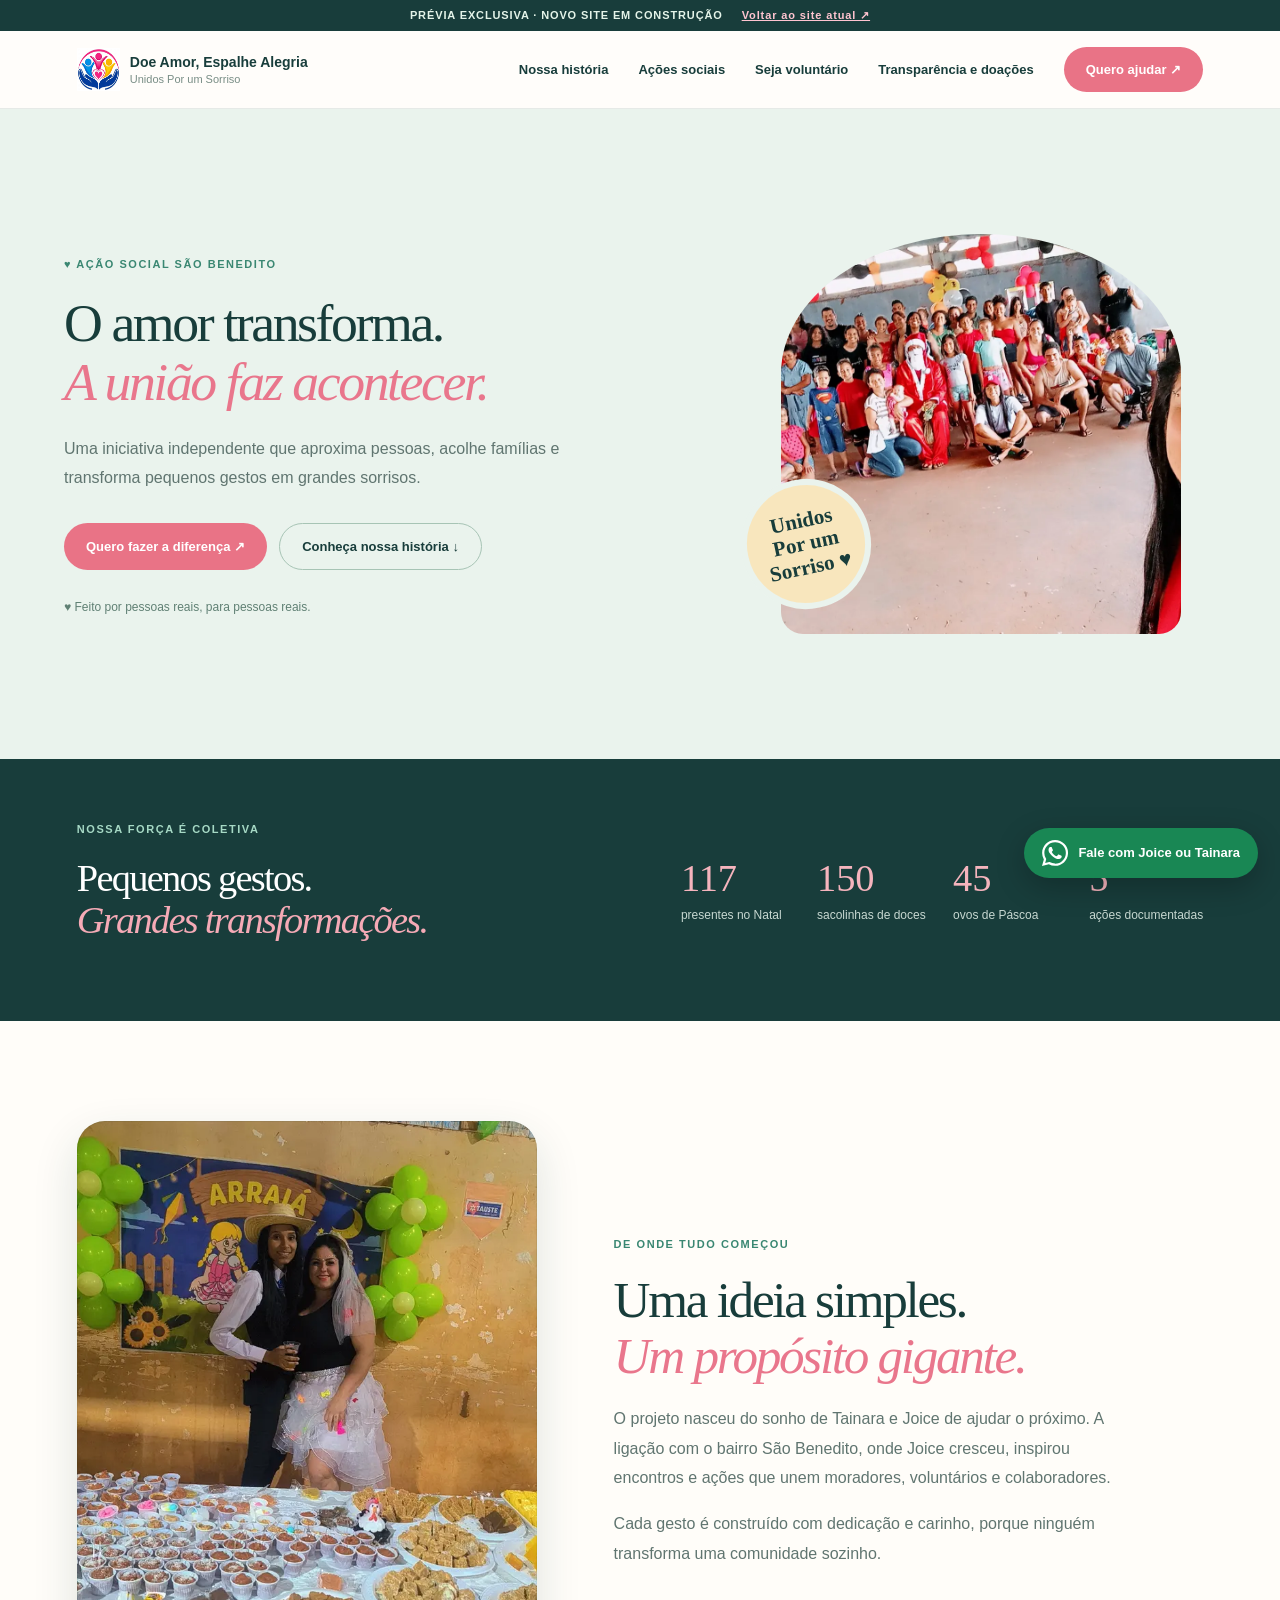
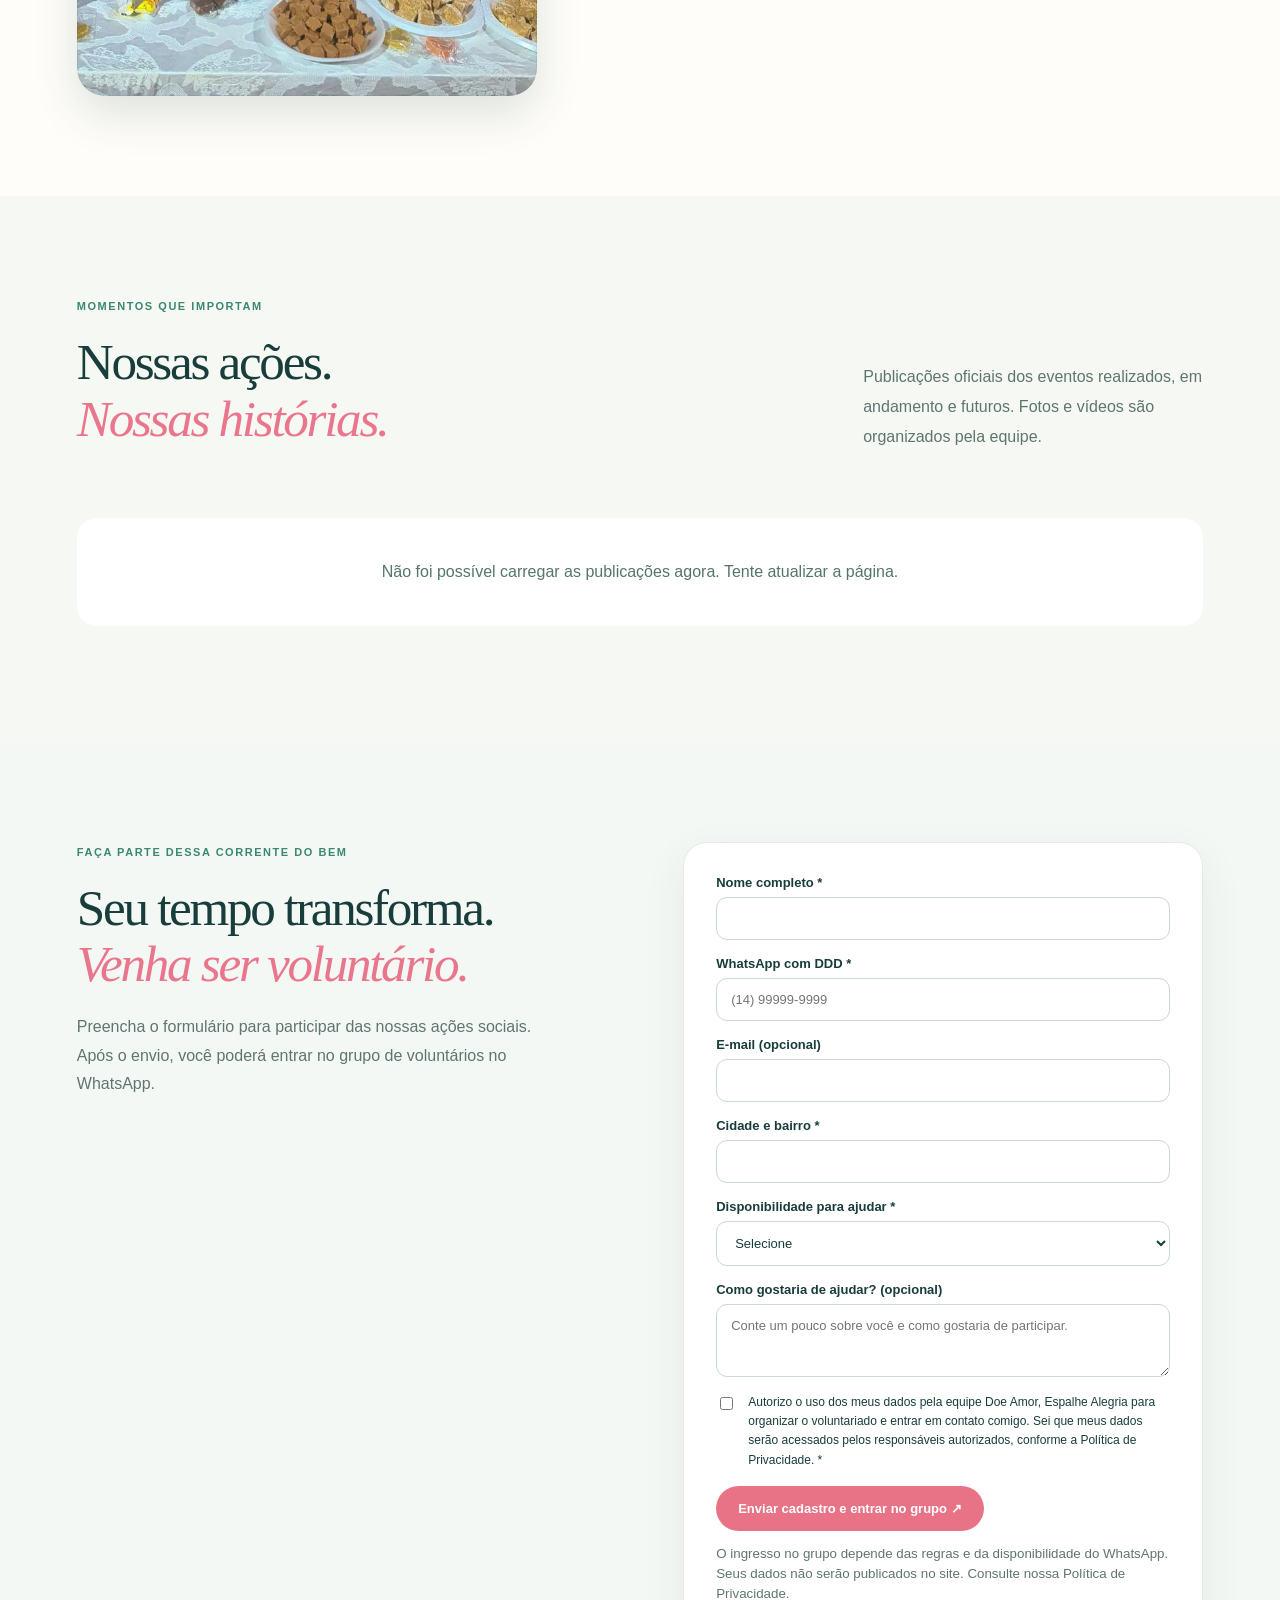
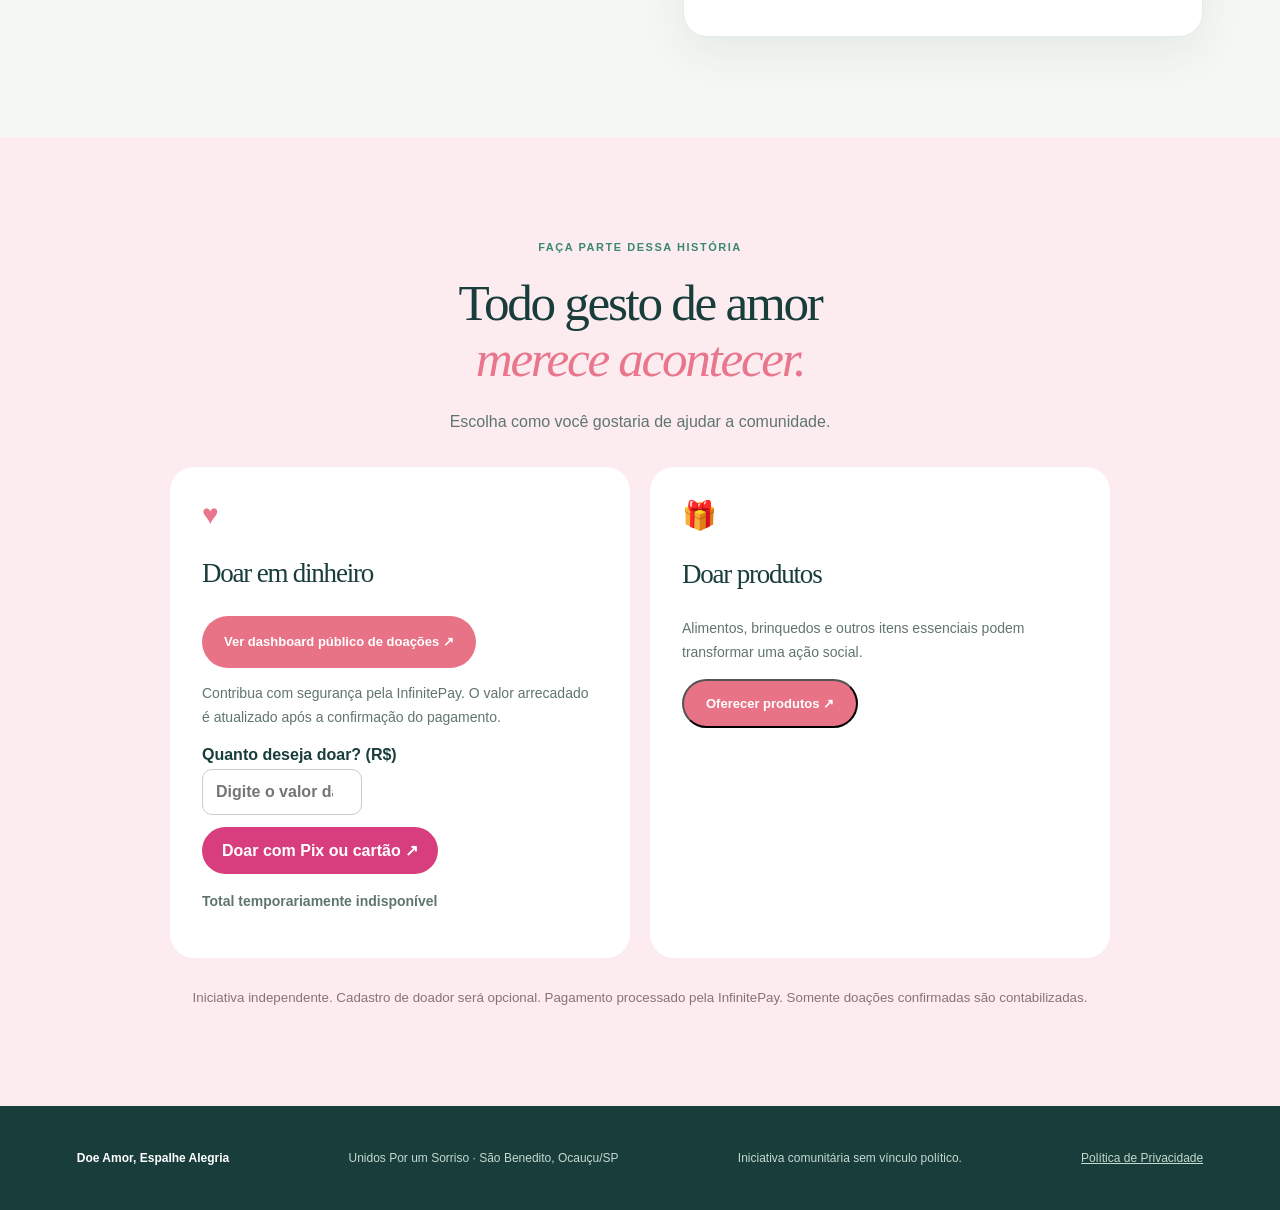
<file: v2/index.html>
<!doctype html><html lang="pt-BR"><head><meta charset="utf-8"><meta name="viewport" content="width=device-width,initial-scale=1"><title>Doe Amor, Espalhe Alegria · Prévia V2</title><link rel="icon" href="../logo-doe-amor.png"><link rel="stylesheet" href="base.css?v=20261015-6"><link rel="stylesheet" href="desktop.css?v=20261015-6" media="(min-width:901px)"><link rel="stylesheet" href="mobile.css?v=20261015-6" media="(max-width:900px)"><script src="app.js?v=20261015-2" defer></script><script src="volunteer.js?v=1" defer></script><link rel="stylesheet" href="volunteer.css?v=2"><link rel="stylesheet" href="/v2/donations.css"><script src="/v2/donations.js" defer></script><link rel="stylesheet" href="/v2/product-offer.css"></head><body><div class="preview">PRÉVIA EXCLUSIVA · NOVO SITE EM CONSTRUÇÃO <a href="../">Voltar ao site atual ↗</a></div><header class="header"><a class="brand" href="#inicio"><img src="../logo-doe-amor.png" alt=""><span><strong>Doe Amor, Espalhe Alegria</strong><small>Unidos Por um Sorriso</small></span></a><button class="menu" aria-expanded="false" aria-controls="nav">☰</button><nav id="nav"><a href="#historia">Nossa história</a><a href="#acoes">Ações sociais</a><a href="#voluntariado">Seja voluntário</a><a href="/transparencia/">Transparência e doações</a><a class="pill" href="#doar">Quero ajudar ↗</a></nav></header><main><section class="hero" id="inicio"><div class="hero-copy"><span class="kicker">♥ AÇÃO SOCIAL SÃO BENEDITO</span><h1>O amor transforma.<br><em>A união faz acontecer.</em></h1><p>Uma iniciativa independente que aproxima pessoas, acolhe famílias e transforma pequenos gestos em grandes sorrisos.</p><div class="actions"><a class="pill" href="#doar">Quero fazer a diferença ↗</a><a class="outline" href="#historia">Conheça nossa história ↓</a></div><div class="hero-caption">♥ Feito por pessoas reais, para pessoas reais.</div></div><div class="hero-art"><img src="https://xtwydlgoqmqhbpbojwmp.supabase.co/storage/v1/object/public/site-publico/Equipe%20solidaria.jpg" onerror="this.onerror=null;this.src='../media/natal-2025/natal-comunidade.webp'" alt="Equipe do projeto Doe Amor, Espalhe Alegria reunida"><div class="sticker">Unidos<br>Por um<br>Sorriso ♥</div></div></section><section class="impact"><div><span class="kicker">NOSSA FORÇA É COLETIVA</span><h2>Pequenos gestos.<br><em>Grandes transformações.</em></h2></div><div class="stats"><div><strong>117</strong><span>presentes no Natal</span></div><div><strong>150</strong><span>sacolinhas de doces</span></div><div><strong>45</strong><span>ovos de Páscoa</span></div><div><strong>5</strong><span>ações documentadas</span></div></div></section><section class="story story--editorial section" id="historia"><div class="story-image"><img src="../media/festa-junina/festa-junina-03.webp" alt="Organizadoras da Festa Junina"></div><div><span class="kicker">DE ONDE TUDO COMEÇOU</span><h2>Uma ideia simples.<br><em>Um propósito gigante.</em></h2><p>O projeto nasceu do sonho de Tainara e Joice de ajudar o próximo. A ligação com o bairro São Benedito, onde Joice cresceu, inspirou encontros e ações que unem moradores, voluntários e colaboradores.</p><p>Cada gesto é construído com dedicação e carinho, porque ninguém transforma uma comunidade sozinho.</p></div></section><section class="section events" id="acoes"><div class="section-heading"><div><span class="kicker">MOMENTOS QUE IMPORTAM</span><h2>Nossas ações.<br><em>Nossas histórias.</em></h2></div><p>Publicações oficiais dos eventos realizados, em andamento e futuros. Fotos e vídeos são organizados pela equipe.</p></div><div class="event-grid" id="eventGrid"></div></section><section class="section volunteer-section" id="voluntariado"><div class="volunteer-intro"><span class="kicker">FAÇA PARTE DESSA CORRENTE DO BEM</span><h2>Seu tempo transforma.<br><em>Venha ser voluntário.</em></h2><p>Preencha o formulário para participar das nossas ações sociais. Após o envio, você poderá entrar no grupo de voluntários no WhatsApp.</p></div><form id="volunteerForm" class="volunteer-form"><label>Nome completo *<input name="full_name" autocomplete="name" maxlength="120" minlength="3" required></label><label>WhatsApp com DDD *<input name="whatsapp" type="tel" inputmode="tel" autocomplete="tel" placeholder="(14) 99999-9999" required></label><label>E-mail (opcional)<input name="email" type="email" autocomplete="email" maxlength="254"></label><label>Cidade e bairro *<input name="city" autocomplete="address-level2" maxlength="120" required></label><label>Disponibilidade para ajudar *<select name="availability" required><option value="">Selecione</option><option>Durante a semana</option><option>Finais de semana</option><option>Em dias de eventos</option><option>Conforme a necessidade</option></select></label><label>Como gostaria de ajudar? (opcional)<textarea name="message" rows="3" maxlength="1000" placeholder="Conte um pouco sobre você e como gostaria de participar."></textarea></label><label class="volunteer-consent"><input name="privacy_consent" type="checkbox" required><span>Autorizo o uso dos meus dados pela equipe Doe Amor, Espalhe Alegria para organizar o voluntariado e entrar em contato comigo. Sei que meus dados serão acessados pelos responsáveis autorizados, conforme a <a href="/privacidade/" target="_blank" rel="noopener noreferrer">Política de Privacidade</a>. *</span></label><button class="pill" type="submit">Enviar cadastro e entrar no grupo ↗</button><p id="volunteerStatus" role="status" aria-live="polite"></p><small>O ingresso no grupo depende das regras e da disponibilidade do WhatsApp. Seus dados não serão publicados no site. Consulte nossa <a href="/privacidade/">Política de Privacidade</a>.</small></form></section><section class="section donate" id="doar"><span class="kicker">FAÇA PARTE DESSA HISTÓRIA</span><h2>Todo gesto de amor<br><em>merece acontecer.</em></h2><p>Escolha como você gostaria de ajudar a comunidade.</p><div class="donate-grid"><article><span class="symbol">♥</span><h3>Doar em dinheiro</h3><p><a class="pill" href="/transparencia/">Ver dashboard público de doações ↗</a></p><p>Contribua com segurança pela InfinitePay. O valor arrecadado é atualizado após a confirmação do pagamento.</p><form id="donationForm" class="donation-form"><label>Quanto deseja doar? (R$)<input name="amount" type="number" min="1" max="1000000" step="0.01" placeholder="Digite o valor da doação" required></label><button type="submit">Doar com Pix ou cartão ↗</button></form><p id="donationStatus" role="status"></p><p id="donationTotal" class="donation-total">Carregando arrecadação...</p></article><article><span class="symbol">🎁</span><h3>Doar produtos</h3><p>Alimentos, brinquedos e outros itens essenciais podem transformar uma ação social.</p><button type="button" class="pill" id="openProductOffer">Oferecer produtos ↗</button></article></div><small>Iniciativa independente. Cadastro de doador será opcional. Pagamento processado pela InfinitePay. Somente doações confirmadas são contabilizadas.</small></section></main><footer><strong>Doe Amor, Espalhe Alegria</strong><span>Unidos Por um Sorriso · São Benedito, Ocauçu/SP</span><span>Iniciativa comunitária sem vínculo político.</span><a href="/privacidade/" style="color:#c4d9cf;text-decoration:underline">Política de Privacidade</a></footer><dialog id="productOfferDialog" aria-labelledby="productOfferTitle"><div class="product-offer-modal"><div class="modal-top"><div><h2 id="productOfferTitle">Oferecer produtos 💗</h2><p>Conte o que deseja doar. Nossa equipe entrará em contato para combinar a entrega ou retirada.</p></div><button type="button" class="close-product-modal" aria-label="Fechar formulário">✕</button></div><form id="productOfferForm"><label>Nome completo *<input name="full_name" autocomplete="name" minlength="3" maxlength="150" required></label><label>Telefone / WhatsApp com DDD *<input name="phone" type="tel" autocomplete="tel" placeholder="(14) 99999-9999" required></label><label>Endereço completo (rua, número, bairro e cidade) *<textarea name="address" rows="2" minlength="5" maxlength="500" required></textarea></label><label>Quais produtos deseja doar? Informe quantidades, se possível. *<textarea name="items" rows="3" minlength="3" maxlength="1500" placeholder="Ex.: 10 pacotes de arroz, 5 brinquedos..." required></textarea></label><fieldset><legend>Como prefere entregar os produtos? *</legend><label><input type="radio" name="delivery_preference" value="pickup" required>Solicitar retirada no endereço informado</label><label><input type="radio" name="delivery_preference" value="dropoff" required>Quero entregar os produtos à organização (local a combinar)</label></fieldset><label>Observações (opcional)<textarea name="notes" rows="2" maxlength="1000"></textarea></label><label class="offer-privacy"><input type="checkbox" name="privacy_consent" required>Autorizo o uso dos meus dados para contato sobre esta doação. Li a <a href="/privacidade/" target="_blank" rel="noopener noreferrer">Política de Privacidade</a>. *</label><button type="submit" class="offer-submit">Enviar oferta de produtos</button><p class="offer-message" id="productOfferMessage" role="status" aria-live="polite"></p></form></div></dialog><dialog id="eventDialog"><div class="dialog-top"><span>MEMÓRIAS DE SÃO BENEDITO</span><button id="closeDialog" aria-label="Fechar">✕</button></div><div id="dialogBody"></div></dialog><a class="whatsapp-float" href="https://wa.me/5514988388177?text=Ol%C3%A1%21%20Gostaria%20de%20falar%20com%20Joice%20ou%20Tainara%20sobre%20o%20projeto%20Doe%20Amor%2C%20Espalhe%20Alegria." target="_blank" rel="noopener noreferrer" aria-label="Falar com Joice ou Tainara pelo WhatsApp" title="Falar com Joice ou Tainara"><svg viewBox="0 0 24 24" width="26" height="26" aria-hidden="true" fill="currentColor"><path d="M20.52 3.48A11.86 11.86 0 0 0 12.07 0C5.49 0 .13 5.35.12 11.94a11.9 11.9 0 0 0 1.59 5.95L0 24l6.28-1.65a11.93 11.93 0 0 0 5.79 1.48h.01c6.58 0 11.94-5.36 11.94-11.94a11.86 11.86 0 0 0-3.5-8.41ZM12.08 21.8a9.9 9.9 0 0 1-5.05-1.38l-.36-.22-3.73.98.99-3.64-.24-.37a9.91 9.91 0 0 1-1.52-5.23c0-5.47 4.45-9.92 9.92-9.92a9.85 9.85 0 0 1 7.02 2.91 9.85 9.85 0 0 1 2.9 7.02c0 5.47-4.45 9.92-9.93 9.92Zm5.44-7.42c-.3-.15-1.77-.87-2.04-.97-.27-.1-.47-.15-.67.15-.2.3-.77.97-.94 1.17-.17.2-.35.22-.65.07-.3-.15-1.26-.46-2.4-1.47-.89-.79-1.49-1.77-1.66-2.07-.17-.3-.02-.46.13-.61.13-.13.3-.35.45-.52.15-.17.2-.3.3-.5.1-.2.05-.37-.02-.52-.07-.15-.67-1.62-.92-2.22-.24-.58-.48-.5-.67-.51h-.57c-.2 0-.52.07-.79.37-.27.3-1.04 1.02-1.04 2.49s1.07 2.89 1.22 3.09c.15.2 2.1 3.2 5.09 4.49.71.31 1.27.49 1.71.63.72.23 1.37.2 1.89.12.58-.09 1.77-.72 2.02-1.42.25-.7.25-1.3.17-1.42-.07-.12-.27-.2-.57-.35Z"/></svg><span>Fale com Joice ou Tainara</span></a><script defer src="/v2/product-offer.js"></script></body></html>
</file>
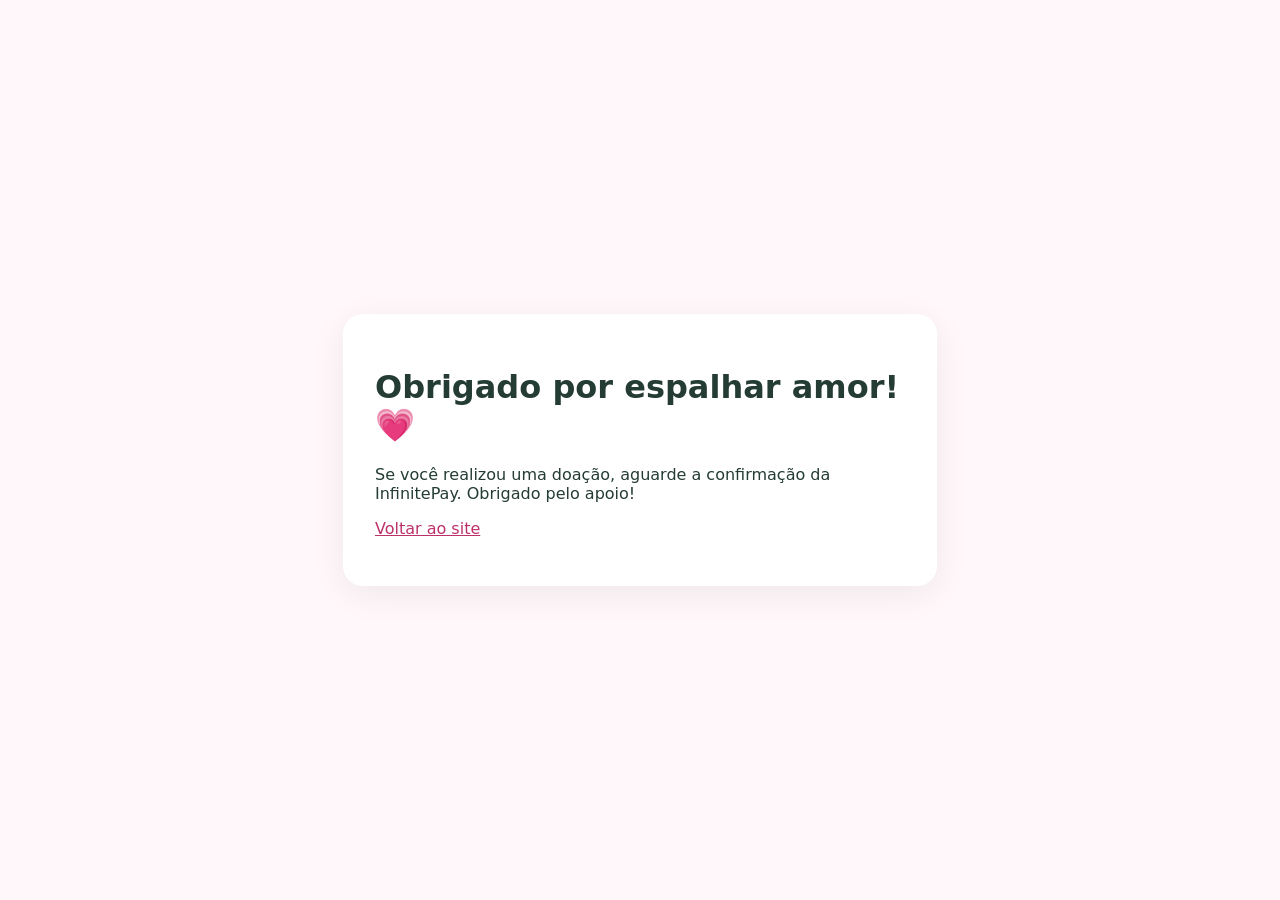
<file: doacao/obrigado/index.html>
<!doctype html><html lang="pt-BR"><head><meta charset="utf-8"><meta name="viewport" content="width=device-width,initial-scale=1"><title>Confirmação da doação | Doe Amor</title><style>body{font-family:system-ui,sans-serif;background:#fff7fa;color:#243c34;min-height:100vh;display:grid;place-items:center;margin:0}.card{background:white;border-radius:20px;padding:32px;max-width:530px;margin:18px;box-shadow:0 8px 35px #0001}a{color:#bd316a}</style></head><body><main class="card"><h1>Obrigado por espalhar amor! 💗</h1><p id="message">Seu pagamento está sendo verificado. Somente após a confirmação da InfinitePay ele será contabilizado.</p><p><a href="/">Voltar ao site</a></p></main><script>const p=new URLSearchParams(location.search);const message=document.getElementById("message");if(p.get("order_nsu"))message.textContent="Recebemos o retorno do checkout. Aguarde a confirmação do pagamento; o total arrecadado será atualizado automaticamente após a validação.";else message.textContent="Se você realizou uma doação, aguarde a confirmação da InfinitePay. Obrigado pelo apoio!";</script></body></html>
</file>
<file: v2/base.css>
:root{--ink:#183d3b;--pink:#e9768c;--muted:#607570;--mint:#eaf3ed}*{box-sizing:border-box}html{scroll-behavior:smooth;scroll-padding-top:100px}body{margin:0;background:#fffdf9;color:var(--ink);font-family:Arial,Helvetica,sans-serif}a{text-decoration:none;color:inherit}img{display:block;max-width:100%}button{font:inherit;cursor:pointer}.preview{text-align:center;background:var(--ink);color:#e4f4e9;padding:9px;font-size:11px;letter-spacing:.08em;font-weight:800}.preview a{color:#ffc4d0;margin-left:15px;text-decoration:underline}.header{position:sticky;top:0;z-index:20;background:#fffdfa;display:flex;justify-content:space-between;align-items:center;gap:20px;padding:16px 6%;border-bottom:1px solid #e6eae7}.brand{display:flex;align-items:center;gap:10px}.brand img{width:43px;height:43px}.brand strong{display:block;font-size:14px}.brand small{display:block;font-size:11px;color:#788d85;margin-top:3px}.header nav{display:flex;align-items:center;gap:30px;font-size:13px;font-weight:800}.pill{display:inline-flex;align-items:center;justify-content:center;background:#e97386;color:white;padding:15px 22px;border-radius:40px;font-weight:800;font-size:13px}.outline{border:1px solid #a7c4b5;border-radius:40px;padding:15px 22px;font-size:13px;font-weight:800}.menu{display:none}.hero{background:var(--mint);overflow:hidden}.kicker{color:#3a8772;letter-spacing:.14em;font-size:11px;font-weight:900}h1,h2,h3{font-family:Georgia,serif;font-weight:500;letter-spacing:-.045em}h1{font-size:clamp(45px,5.2vw,78px);line-height:1.08;margin:22px 0}h2{font-size:clamp(38px,4vw,62px);line-height:1.1;margin:20px 0}h1 em,h2 em{color:var(--pink)}.hero-copy>p,.story p,.section-heading p,.donate>p{font-size:16px;line-height:1.85;color:var(--muted);max-width:520px}.actions{display:flex;gap:12px;flex-wrap:wrap;margin-top:30px}.hero-caption{font-size:12px;color:#608074;margin-top:30px}.hero-art{position:relative}.hero-art>img{display:block;width:100%;height:100%;object-fit:cover;object-position:center;border-radius:50% 50% 22px 22px / 35% 35% 22px 22px;box-shadow:none}.sticker{position:absolute;left:-40px;bottom:25px;transform:rotate(-12deg);width:130px;height:130px;border-radius:50%;border:6px solid var(--mint);background:#f8e6bd;display:grid;place-items:center;text-align:center;font:700 21px/1.1 Georgia,serif}.impact{background:var(--ink);color:white;display:flex;justify-content:space-between;align-items:center;gap:40px;padding:60px 6%}.impact h2{font-size:clamp(28px,3vw,45px)}.impact em{color:#f5aab6}.impact .kicker{color:#a6d9c5}.stats{display:grid;grid-template-columns:repeat(4,1fr);gap:22px}.stats strong{display:block;color:#f5b4bd;font:500 clamp(30px,3vw,45px) Georgia,serif}.stats span{display:block;font-size:12px;color:#c7d8d1;line-height:1.5;margin-top:6px}.section{padding:100px 6%}.story{display:grid;grid-template-columns:1fr 1fr;gap:7%;align-items:center}.story-image{height:520px;border-radius:25px;overflow:hidden}.story-image img{width:100%;height:100%;object-fit:cover}.events{background:#f6f8f4}.section-heading{display:flex;justify-content:space-between;align-items:end;gap:30px;margin-bottom:35px}.section-heading p{max-width:340px}.event-grid{display:grid;grid-template-columns:repeat(3,minmax(0,1fr));gap:23px}.event-card{background:white;border-radius:22px;overflow:hidden;border:1px solid #e6ebe5;box-shadow:0 10px 30px #173d3b0b}.event-card img{width:100%;height:250px;object-fit:cover}.event-content{padding:23px}.event-content small{font-size:10px;font-weight:900;letter-spacing:.1em;color:#498773}.event-content h3{font-size:27px;margin:12px 0}.event-content p{font-size:13px;line-height:1.7;color:var(--muted)}.event-content button{border:0;background:none;color:#d65f76;font-size:13px;font-weight:900;padding:12px 0}.donate{text-align:center;background:#fcecef}.donate>p{margin:0 auto 30px}.donate-grid{display:grid;grid-template-columns:1fr 1fr;gap:20px;max-width:940px;margin:30px auto;text-align:left}.donate-grid article{background:white;border-radius:24px;padding:32px}.symbol{font-size:28px;color:var(--pink)}.donate-grid h3{font-size:27px}.donate-grid p{color:var(--muted);font-size:14px;line-height:1.7}.status{display:inline-block;background:#fff1d7;padding:13px;border-radius:30px;font-size:12px;font-weight:800}.donate>small{color:#8a7178}footer{background:var(--ink);color:white;padding:45px 6%;display:flex;justify-content:space-between;gap:20px;font-size:12px}footer span{color:#c4d9cf}dialog{border:0;border-radius:22px;padding:0;width:min(880px,calc(100% - 20px));max-height:92dvh;color:var(--ink);box-shadow:0 30px 100px #0005}dialog::backdrop{background:#071c20df;backdrop-filter:blur(6px)}.dialog-top{display:flex;align-items:center;justify-content:space-between;padding:15px 24px;border-bottom:1px solid #e5eae6;font-size:11px;letter-spacing:.1em;font-weight:900}.dialog-top button{border:0;border-radius:50%;width:38px;height:38px;background:#eef3ef}.dialog-body{padding:24px}.dialog-body h2{font-size:clamp(30px,4vw,48px)}.dialog-body p{line-height:1.8;color:var(--muted)}.dialog-gallery{display:grid;grid-template-columns:repeat(2,minmax(0,1fr));gap:12px}.dialog-gallery img{width:100%;height:220px;object-fit:contain;background:#e8eeeb;border-radius:12px}.dialog-videos{display:grid;grid-template-columns:repeat(2,minmax(0,1fr));gap:12px}.dialog-videos video{width:100%;max-height:390px;background:#0c2225;border-radius:12px}.dialog-videos figure{margin:0;min-width:0}.dialog-videos figcaption{font-size:12px;color:var(--muted);margin:7px 0}a:focus-visible,button:focus-visible{outline:3px solid var(--pink);outline-offset:3px}.event-results{color:#526e66;line-height:1.9;padding-left:20px}.event-results li::marker{color:#e9768c}.events-empty{grid-column:1/-1;padding:45px 25px;border-radius:20px;background:white;text-align:center;color:#55756c}.events-empty h3{font-size:28px;color:#183d3b}
/* Modal de eventos: tamanho de referência 640 × 640 px, responsivo em telas menores */
#eventDialog{width:min(640px,calc(100vw - 32px));height:min(640px,calc(100dvh - 32px));max-height:calc(100dvh - 32px);overflow-y:auto;overscroll-behavior:contain}
#eventDialog .dialog-top{position:sticky;top:0;z-index:2;background:#fff}


/* Revisão das molduras: cada imagem respeita seu próprio enquadramento. */
.hero-art{position:relative;isolation:isolate;width:min(100%,400px);aspect-ratio:1;overflow:visible;padding:0;background:transparent;border:0;border-radius:0}
.hero-art>img{display:block;width:100%;height:100%;object-fit:cover;object-position:50% 50%;border-radius:50% 50% 22px 22px / 35% 35% 22px 22px;clip-path:none;background:transparent}
.hero-art .sticker{z-index:1}
.story-image{height:auto;aspect-ratio:auto;overflow:hidden;border-radius:22px;background:transparent}
.story-image img{display:block;width:100%;height:auto;max-height:520px;object-fit:contain;object-position:center;border-radius:22px}
.event-card img{display:block;width:100%;height:auto;aspect-ratio:4/3;object-fit:contain;object-position:center;background:#eaf3ed}
.dialog-gallery img{width:100%;height:auto;max-height:420px;object-fit:contain;background:#eaf3ed}
@media(max-width:900px){.story-image{height:auto}.story-image img{height:auto;max-height:none}.event-card img{height:auto;aspect-ratio:4/3}}

/* Moldura editorial da história: retrato amplo, sem faixas vazias */
.story-image{position:relative;width:100%;max-width:460px;aspect-ratio:4/5;height:auto;justify-self:center;overflow:hidden;border-radius:28px;background:#e8eee8;box-shadow:0 22px 55px rgba(24,61,59,.12)}
.story-image img{display:block;width:100%;height:100%;max-height:none;object-fit:cover;object-position:center 43%;border-radius:0}
.story-image::after{content:"";pointer-events:none;position:absolute;inset:0;border:1px solid rgba(24,61,59,.08);border-radius:inherit}

/* Enquadramento definitivo: moldura controla o tamanho; imagem preenche, sem depender de altura automática */
.story.story--editorial .story-image{position:relative;display:block;width:min(100%,460px);height:auto;aspect-ratio:4 / 5;min-height:0;max-height:none;overflow:hidden;border-radius:28px;background:#e8eee8;box-shadow:0 18px 45px rgba(24,61,59,.14)}
.story.story--editorial .story-image>img{position:absolute;inset:0;display:block;width:100%;height:100%;max-height:none;object-fit:cover;object-position:50% 46%;border-radius:0}

/* Cartazes quadrados de eventos: mostrar imagem completa, sem recortes */
.event-card img{display:block;width:100%;height:auto;aspect-ratio:1/1;object-fit:contain;object-position:center;background:#f8f5f6}
</file>
<file: v2/desktop.css>
@media(min-width:901px){
.hero{display:grid;grid-template-columns:minmax(0,1fr) minmax(340px,470px);align-items:center;justify-content:center;gap:clamp(36px,5vw,84px);padding:70px max(5%,calc((100% - 1220px)/2));min-height:650px}
.hero-copy{min-width:0;max-width:610px}
.hero h1{font-size:clamp(44px,4.2vw,67px);line-height:1.09}
.hero-art{width:min(100%,400px);height:auto;aspect-ratio:1/1;justify-self:center}
.hero-art>img{object-fit:cover;object-position:center}
.story{max-width:1380px;margin-inline:auto;grid-template-columns:minmax(0,1fr) minmax(0,1fr)}
.story-image{height:auto;aspect-ratio:auto}
.story-image img{width:100%;height:auto;object-fit:contain;object-position:center}
.event-grid>.event-card:first-child{grid-column:span 2;display:grid;grid-template-columns:1fr 1fr}
.event-grid>.event-card:first-child img{height:100%;min-height:320px;max-height:460px;object-fit:contain;background:#eaf3ed}
.event-grid>.event-card:first-child .event-content{align-self:center;padding:35px}
}
@media(min-width:901px) and (max-width:1120px){
.hero{grid-template-columns:minmax(0,1fr) minmax(300px,40%);gap:30px;padding-inline:4%}
.hero h1{font-size:clamp(40px,4.1vw,52px)}
.sticker{width:105px;height:105px;font-size:17px;left:-15px}
}

@media(min-width:901px){.story{grid-template-columns:minmax(0, .95fr) minmax(0,1.05fr);gap:clamp(40px,7vw,110px)}.story-image{width:100%;max-width:460px;aspect-ratio:4/5;height:auto}.story-image img{height:100%;max-height:none;object-fit:cover;object-position:center 43%}}

@media(min-width:901px){.story.story--editorial{grid-template-columns:minmax(0,460px) minmax(0,1fr);justify-content:center;gap:clamp(36px,6vw,100px)}.story.story--editorial .story-image{width:100%;aspect-ratio:4/5}}

/* Cartazes quadrados de eventos: mostrar imagem completa, sem recortes */
.event-card img{display:block;width:100%;height:auto;aspect-ratio:1/1;object-fit:contain;object-position:center;background:#f8f5f6}
.event-card:first-child img{height:auto;min-height:0;max-height:none;aspect-ratio:1/1;object-fit:contain}
</file>
<file: v2/mobile.css>
@media(max-width:900px){.header{flex-wrap:wrap;padding:12px 18px}.brand strong{font-size:12px}.brand small{font-size:10px}.menu{display:block;border:0;border-radius:10px;padding:9px 12px;background:#eaf3ed}.header nav{display:none;width:100%;flex-direction:column;align-items:stretch;gap:0}.header nav.open{display:flex}.header nav a{padding:13px}.hero{padding:45px 22px;display:flex;flex-direction:column;gap:35px}.hero-art{width:min(100%,400px);height:auto;aspect-ratio:1/1;margin:auto}.sticker{left:-10px;width:100px;height:100px;font-size:15px}.impact{display:block;padding:45px 22px}.stats{grid-template-columns:repeat(2,1fr);margin-top:28px}.section{padding:65px 22px}.story{grid-template-columns:1fr;gap:30px}.story-image{height:340px}.section-heading{display:block}.event-grid{grid-template-columns:repeat(2,minmax(0,1fr));gap:15px}.event-card img{height:190px}.event-content{padding:17px}.event-content h3{font-size:23px}.donate-grid{grid-template-columns:1fr}footer{flex-direction:column}.dialog-videos{grid-template-columns:1fr}}@media(max-width:560px){.preview{font-size:9px}.hero h1{font-size:clamp(41px,10vw,55px)}.actions{display:grid}.event-grid{grid-template-columns:1fr}.event-card img{height:235px}.dialog-gallery{grid-template-columns:1fr}.dialog-body{padding:16px}}
@media(max-width:900px){.story-image{width:min(100%,440px);max-width:440px;aspect-ratio:4/5;height:auto}.story-image img{width:100%;height:100%;max-height:none;object-fit:cover;object-position:center 43%}}

@media(max-width:900px){.story.story--editorial .story-image{width:min(100%,440px);aspect-ratio:4/5;height:auto;margin-inline:auto}}

/* Cartazes quadrados de eventos: mostrar imagem completa, sem recortes */
.event-card img{display:block;width:100%;height:auto;aspect-ratio:1/1;object-fit:contain;object-position:center;background:#f8f5f6}
</file>
<file: v2/events-carousel.css>
/* Publicações organizadas em carrosséis anuais */
#eventGrid{display:block}
.event-year-group{min-width:0;margin:28px 0 42px}
.event-year-heading{display:flex;align-items:center;justify-content:space-between;gap:16px;margin-bottom:16px}
.event-year-heading .action-year-title{margin:0}
.event-year-controls{display:flex;gap:8px}
.event-year-controls[hidden]{display:none}
.event-year-controls button{width:42px;height:42px;border:1px solid #f1b8cb;border-radius:50%;background:#fff;color:#b92970;font-size:27px;line-height:1;cursor:pointer;box-shadow:0 4px 12px #3d183011}
.event-year-controls button:hover,.event-year-controls button:focus-visible{background:#d93683;color:white}
.event-year-viewport{overflow-x:auto;overscroll-behavior-inline:contain;scroll-snap-type:x mandatory;scrollbar-width:thin;scrollbar-color:#e9a4c1 transparent;padding:5px 3px 18px}
.event-year-track{display:flex;align-items:stretch;gap:18px}
.event-year-track .event-card{flex:0 0 min(280px,78vw);width:min(280px,78vw);min-width:0;scroll-snap-align:start;margin:0}
@media(min-width:900px){.event-year-track .event-card{flex-basis:min(300px,29vw);width:min(300px,29vw)}}
@media(prefers-reduced-motion:reduce){.event-year-viewport{scroll-behavior:auto}}

/* Alinhamento e legibilidade das descrições dos eventos */
.event-year-track .event-card{display:flex;flex-direction:column}
.event-year-track .event-card:first-child{display:flex;grid-column:auto;grid-template-columns:none}
.event-year-track .event-card img,.event-year-track .event-card:first-child img{width:100%;height:auto;min-height:0;max-height:none;aspect-ratio:4/3;object-fit:contain}
.event-year-track .event-content,.event-year-track .event-card:first-child .event-content{display:flex;flex:1;flex-direction:column;align-self:stretch;padding:20px 20px 18px;text-align:left}
.event-year-track .event-content small{display:block;line-height:1.5;min-height:30px;overflow-wrap:anywhere}
.event-year-track .event-content h3{font-size:clamp(20px,2vw,24px);line-height:1.3;margin:10px 0 12px;overflow-wrap:break-word}
.event-year-track .event-content p{font-size:14px;line-height:1.65;margin:0 0 18px;text-align:left;overflow-wrap:break-word;white-space:normal}
.event-year-track .event-content button{margin-top:auto;align-self:flex-start;text-align:left;line-height:1.4}

/* Descrições completas das publicações */
#eventDialog .publication-description{max-width:72ch;margin:18px 0 26px;color:#284c52;text-align:left}
#eventDialog .publication-description .publication-paragraph{font-size:16px;line-height:1.85;margin:0 0 15px;white-space:normal;overflow-wrap:break-word;text-align:left}
#eventDialog .publication-description .publication-subheading{font-size:clamp(18px,2.4vw,23px);line-height:1.4;margin:24px 0 12px;color:#173d3b;font-weight:750}
#eventDialog .publication-description strong{font-weight:750;color:#a72b65}
#eventDialog .publication-location{font-size:15px;line-height:1.5;margin:10px 0 18px}
@media(max-width:700px){#eventDialog .publication-description .publication-paragraph{font-size:15px;line-height:1.75}}
</file>
<file: v2/volunteer.css>
.volunteer-section{background:#f4f8f5;display:grid;grid-template-columns:minmax(0,1fr) minmax(0,520px);gap:clamp(24px,5vw,90px);align-items:start}.volunteer-intro p{font-size:16px;line-height:1.8;color:#607570;max-width:480px}.volunteer-form{padding:32px;background:white;border:1px solid #e3ece7;border-radius:24px;box-shadow:0 15px 45px #183d3b12}.volunteer-form label{display:block;font-size:13px;font-weight:700;margin:0 0 16px;color:#183d3b}.volunteer-form input:not([type="checkbox"]),.volunteer-form select,.volunteer-form textarea{display:block;width:100%;font:inherit;font-weight:400;margin-top:7px;padding:13px 14px;border:1px solid #c8d9d1;border-radius:11px;background:#fff;color:#183d3b;box-sizing:border-box}.volunteer-form input:focus,.volunteer-form select:focus,.volunteer-form textarea:focus{outline:2px solid #e9768c;outline-offset:1px}.volunteer-form .volunteer-consent{display:flex;align-items:flex-start;gap:12px;font-size:12px;line-height:1.6;font-weight:400}.volunteer-consent input{margin-top:4px;flex:0 0 auto;accent-color:#e9768c}.volunteer-form button{border:0;cursor:pointer}.volunteer-form button:disabled{opacity:.65;cursor:wait}.volunteer-form small{display:block;margin-top:12px;color:#607570;line-height:1.5}.volunteer-form #volunteerStatus{font-size:13px;color:#183d3b;line-height:1.5}@media(max-width:900px){.volunteer-section{grid-template-columns:1fr}.volunteer-form{padding:22px}}
/* Contato flutuante WhatsApp */
.whatsapp-float{position:fixed;right:22px;bottom:22px;z-index:90;display:inline-flex;align-items:center;gap:10px;padding:12px 18px;background:#198754;color:#fff!important;text-decoration:none;border-radius:999px;box-shadow:0 9px 30px rgba(0,0,0,.24);font:700 13px/1.2 Arial,Helvetica,sans-serif;transition:transform .2s,box-shadow .2s}.whatsapp-float:hover{transform:translateY(-3px);box-shadow:0 13px 35px rgba(0,0,0,.28)}.whatsapp-float:focus-visible{outline:3px solid #183d3b;outline-offset:4px}.whatsapp-float svg{display:block;flex:none}@media(max-width:600px){.whatsapp-float{right:14px;bottom:14px;padding:15px;border-radius:50%;width:58px;height:58px;justify-content:center}.whatsapp-float span{position:absolute;width:1px;height:1px;overflow:hidden;clip-path:inset(50%);white-space:nowrap}.whatsapp-float svg{width:30px;height:30px}}
</file>
<file: v2/donations.css>
.donation-form{display:flex;flex-wrap:wrap;align-items:end;gap:12px;margin:16px 0}.donation-form label{display:grid;gap:5px;font-weight:600}.donation-form input{padding:13px;border:1px solid #ccc;border-radius:10px;width:160px;font:inherit}.donation-form button{border:0;border-radius:40px;padding:14px 20px;background:#d83e7e;color:white;font-weight:700;cursor:pointer}.donation-form button:disabled{opacity:.6}.donation-total{font-weight:700;color:#176d53;margin:12px 0}
</file>
<file: v2/product-offer.css>
#productOfferDialog{border:0;border-radius:22px;padding:0;width:min(94vw,570px);max-height:90vh;box-shadow:0 20px 90px #1238}#productOfferDialog::backdrop{background:#122a2bcc;backdrop-filter:blur(3px)}.product-offer-modal{padding:clamp(20px,4vw,34px);background:white;color:#173f3e}.product-offer-modal h2{font-size:clamp(24px,4vw,32px);margin:0 0 7px}.product-offer-modal p{color:#526c6b;font-size:14px}.product-offer-modal .modal-top{display:flex;justify-content:space-between;align-items:flex-start;gap:15px}.product-offer-modal .close-product-modal{border:0;background:#eef5f1;color:#234;cursor:pointer;border-radius:50%;width:38px;height:38px;font-size:20px;flex:none}.product-offer-modal form{display:grid;gap:12px;margin-top:15px}.product-offer-modal label{font-weight:650;font-size:14px;display:block}.product-offer-modal input:not([type=radio]):not([type=checkbox]),.product-offer-modal textarea{display:block;width:100%;padding:11px 12px;border:1px solid #bdceca;border-radius:10px;font:inherit;margin-top:5px}.product-offer-modal fieldset{border:1px solid #cdded8;border-radius:12px;padding:12px}.product-offer-modal legend{font-weight:700;font-size:14px}.product-offer-modal fieldset label{font-weight:500;margin:8px 0}.product-offer-modal input[type=radio],.product-offer-modal input[type=checkbox]{margin-right:8px;accent-color:#d83d7b}.product-offer-modal .offer-submit{background:#d83d7b;color:white;border:0;border-radius:999px;padding:13px 20px;font-weight:800;cursor:pointer}.product-offer-modal .offer-submit:disabled{opacity:.6}.product-offer-modal .offer-message{font-weight:700;min-height:20px}.product-offer-modal .offer-privacy{font-size:12px;font-weight:400}.product-offer-modal .offer-privacy a{color:#126c5a}
</file>
<file: v2/event-banners.css>
.managed-banner-carousel{position:relative;max-width:1160px;margin:22px auto 0;width:calc(100% - 36px);border-radius:26px;overflow:hidden;box-shadow:0 16px 44px #721c4635;background:#982456}.managed-banner-slide{min-height:290px;position:relative;isolation:isolate;background:radial-gradient(circle at 80% 25%,#ffb86c 0,transparent 36%),linear-gradient(120deg,#822058,#db3667);color:white;display:flex;align-items:center}.managed-banner-slide[hidden]{display:none!important}.managed-banner-photo{position:absolute;inset:0;width:100%;height:100%;object-fit:cover;z-index:-2}.managed-banner-slide:after{content:"";position:absolute;inset:0;background:linear-gradient(90deg,#68123ae8 0%,#8d1b56c9 54%,#7a1c4050);z-index:-1}.managed-banner-copy{padding:clamp(25px,5vw,55px);max-width:850px}.managed-banner-eyebrow{font-size:.82rem;letter-spacing:.1em;font-weight:800;color:#ffecb5}.managed-banner-copy h2{color:#fff;font-size:clamp(2rem,4.5vw,3.8rem);line-height:1.1;margin:14px 0}.managed-banner-copy p{color:white;font-size:1.12rem;line-height:1.5;margin:0 0 16px}.managed-banner-date{display:block;color:#ffebbd;margin-bottom:18px}.managed-banner-action{display:inline-block;background:#fff;color:#9a205b!important;border-radius:40px;padding:14px 24px;font-weight:850;text-decoration:none;box-shadow:0 7px 22px #0003}.managed-banner-action:hover{transform:translateY(-2px)}.managed-banner-controls{position:absolute;right:18px;bottom:15px;display:flex;gap:8px}.managed-banner-controls button{background:#ffffffde;color:#7a184b;border:0;border-radius:50%;width:38px;height:38px;font-size:26px;cursor:pointer}@keyframes bannerEntrance{from{opacity:.6;transform:translateY(8px)}to{opacity:1;transform:translateY(0)}}@media(max-width:700px){.managed-banner-carousel{width:calc(100% - 24px);border-radius:20px}.managed-banner-slide{min-height:300px}.managed-banner-copy{padding:26px 22px 65px}.managed-banner-copy p{font-size:1rem}}@media(prefers-reduced-motion:reduce){.managed-banner-slide{animation:none}}
/* Carrossel horizontal com movimento suave */
.managed-banner-track{display:flex;width:100%;transition:transform .65s cubic-bezier(.22,.68,0,1);will-change:transform}
.managed-banner-track>.managed-banner-slide{flex:0 0 100%;width:100%;min-width:0}
.managed-banner-dots{position:absolute;left:50%;bottom:15px;transform:translateX(-50%);display:flex;align-items:center;gap:9px;z-index:3}
.managed-banner-dots button{appearance:none;display:block;width:10px;height:10px;padding:0;border:0;border-radius:99px;background:#ffffff8c;cursor:pointer;transition:width .25s,background .25s}
.managed-banner-dots button[aria-current=true]{width:28px;background:#fff}
.managed-banner-controls{z-index:3}
@media(max-width:700px){.managed-banner-dots{bottom:17px}.managed-banner-controls{bottom:10px;right:10px}.managed-banner-controls button{width:34px;height:34px}}
@media(prefers-reduced-motion:reduce){.managed-banner-track{transition:none}}

/* Banner com arte pronta: mostrar imagem limpa, sem filtro nem textos duplicados */
.managed-banner-slide--image{aspect-ratio:2.5/1;min-height:0;background:#fff;display:block}
.managed-banner-slide--image::after{display:none}
.managed-banner-slide--image .managed-banner-photo{position:absolute;inset:0;width:100%;height:100%;object-fit:contain;z-index:0}
.managed-banner-full-link{position:absolute;inset:0;z-index:2;display:block;cursor:pointer}
.managed-banner-full-link:focus-visible{outline:4px solid #fff;outline-offset:-5px;border-radius:20px}
.managed-banner-slide--image .managed-banner-copy{display:none}
.managed-banner-carousel .managed-banner-controls,.managed-banner-carousel .managed-banner-dots{z-index:4}
@media(max-width:700px){.managed-banner-slide--image{aspect-ratio:2.5/1;min-height:0}.managed-banner-slide--image .managed-banner-photo{object-fit:contain}}
</file>
<file: v2/product-catalog.css>
#productDonationSection{padding:clamp(34px,6vw,72px) 20px;background:linear-gradient(180deg,#f8fbf8,#fff7fa)}.product-catalog-inner{max-width:1180px;margin:auto}.product-catalog-heading{text-align:center;max-width:720px;margin:0 auto 28px}.product-catalog-kicker{display:block;color:#b72d68;font-size:.74rem;font-weight:900;letter-spacing:.12em;text-transform:uppercase}.product-catalog-heading h2{font-size:clamp(1.8rem,4vw,3rem);line-height:1.1;margin:10px 0;color:#174d46}.product-catalog-heading h2 em{color:#d83d7b;font-style:normal}.product-catalog-heading p{color:#526c67;line-height:1.65}.product-donation-grid{display:grid;grid-template-columns:repeat(auto-fit,minmax(min(100%,260px),1fr));gap:20px}.product-donation-card{overflow:hidden;border:1px solid #e4ebe6;border-radius:20px;background:white;box-shadow:0 10px 32px #183f3210;display:flex;flex-direction:column;min-width:0}.product-donation-image{width:100%;aspect-ratio:4/3;object-fit:contain;object-position:center;background:#f7f9f8;padding:12px;box-sizing:border-box}.product-donation-content{padding:20px;display:flex;flex:1;flex-direction:column;align-items:flex-start}.product-donation-content h3{font-size:1.25rem;line-height:1.3;color:#174d46;margin:8px 0}.product-donation-content p{color:#526c67;line-height:1.55;white-space:pre-line}.product-quantity{width:100%;margin:10px 0 18px}.product-quantity-label{font-size:.82rem;color:#47645d;margin-bottom:8px;font-weight:750}.product-quantity-track{height:8px;background:#e5eee8;border-radius:99px;overflow:hidden}.product-quantity-track span{display:block;height:100%;background:linear-gradient(90deg,#1f9d77,#74c69d);border-radius:99px}.product-donation-actions{display:grid;gap:9px;width:100%;margin-top:auto}.product-buy-link,.product-report-link{display:flex;align-items:center;justify-content:center;text-align:center;text-decoration:none;border:0;border-radius:999px;padding:12px 15px;font:inherit;font-weight:800;cursor:pointer}.product-buy-link{background:#d83d7b;color:#fff}.product-report-link{background:#eef6f0;color:#175548}.product-catalog-empty{grid-column:1/-1;text-align:center;color:#526c67;padding:24px}.product-purchase-dialog{border:0;border-radius:22px;padding:0;width:min(94vw,540px);max-height:90vh;box-shadow:0 20px 90px #1238}.product-purchase-dialog::backdrop{background:#122a2bcc;backdrop-filter:blur(3px)}.product-purchase-form{position:relative;padding:clamp(22px,4vw,34px);display:grid;gap:12px;color:#173f3e;background:#fff}.product-purchase-form h2{font-size:1.7rem;margin:4px 0}.product-purchase-form p{line-height:1.55;color:#526c67;margin:0}.product-purchase-form label{font-weight:700;font-size:.9rem}.product-purchase-form input,.product-purchase-form textarea{display:block;width:100%;box-sizing:border-box;margin-top:5px;border:1px solid #bdceca;border-radius:10px;padding:11px 12px;font:inherit}.product-purchase-close{position:absolute;right:15px;top:15px;border:0;border-radius:50%;width:36px;height:36px;font-size:22px;cursor:pointer}.product-purchase-submit{border:0;border-radius:999px;background:#d83d7b;color:#fff;padding:13px;font-weight:850;cursor:pointer}.product-purchase-submit:disabled{opacity:.6}.product-purchase-message{min-height:20px;font-weight:700}
@media(max-width:600px){#productDonationSection{padding:36px 14px}.product-donation-grid{grid-template-columns:1fr}.product-donation-card{border-radius:17px}.product-donation-image{aspect-ratio:4/3;padding:14px}}
.product-delivery-panel{display:grid;grid-template-columns:56px minmax(0,1fr) auto;gap:20px;align-items:center;padding:24px 26px;margin:0 0 28px;background:linear-gradient(120deg,#103c40,#185c58 72%,#1b7465);color:white;border:1px solid #ffffff24;border-radius:22px;box-shadow:0 18px 44px #0b4b462b}
.product-delivery-symbol{display:grid;place-items:center;width:54px;height:54px;border-radius:16px;background:#ffffff1a;border:1px solid #ffffff30;color:#ffd8e8;font-size:2rem;font-weight:700}
.product-delivery-eyebrow{display:block;font-size:.7rem;font-weight:850;letter-spacing:.15em;color:#f7afcb;text-transform:uppercase;margin-bottom:8px}
.product-delivery-content h3{color:white;font-size:clamp(1.15rem,2vw,1.4rem);line-height:1.25;margin:0 0 10px}
.product-delivery-content p{color:white;margin:2px 0;font-size:.96rem;line-height:1.45}
.product-delivery-content .product-delivery-city{color:#c7e7df}
.product-delivery-note{margin-top:12px;color:#c7e7df;font-size:.79rem;line-height:1.4}
.product-delivery-tools{display:flex;flex-direction:column;gap:10px;min-width:160px}
.product-delivery-copy,.product-delivery-map{display:flex;justify-content:center;align-items:center;min-height:42px;padding:10px 14px;border-radius:12px;font:inherit;font-size:.85rem;font-weight:800;text-decoration:none;cursor:pointer;box-sizing:border-box}
.product-delivery-copy{border:0;background:#f8c6d9;color:#173f3e}
.product-delivery-map{border:1px solid #ffffff6b;background:#ffffff0e;color:white}
.product-dialog-delivery{display:grid;gap:4px;padding:15px 16px;border:1px solid #cce6dd;border-radius:14px;background:linear-gradient(120deg,#f0faf6,#fff6f9)}
.product-dialog-delivery strong{font-size:.94rem;color:#174d46}
.product-dialog-delivery span:not(.product-delivery-eyebrow){font-size:.85rem;color:#47645d}
.product-dialog-delivery small{font-size:.77rem;color:#627d75;line-height:1.45;margin-top:4px}
.product-dialog-delivery .product-delivery-eyebrow{color:#b72d68;margin-bottom:4px}
@media(max-width:760px){.product-delivery-panel{grid-template-columns:44px 1fr;gap:14px;padding:20px}.product-delivery-symbol{width:44px;height:44px;border-radius:13px}.product-delivery-tools{grid-column:1/-1;flex-direction:row;min-width:0}.product-delivery-tools>*{flex:1}}
@media(max-width:420px){.product-delivery-panel{grid-template-columns:1fr}.product-delivery-symbol{display:none}.product-delivery-tools{flex-direction:column}}

.product-delivery-guidance{margin-top:10px!important;font-size:.84rem!important;line-height:1.55!important;color:#f0faf6!important;max-width:600px}
.product-delivery-contact{display:flex;justify-content:center;align-items:center;min-height:42px;padding:10px 14px;border-radius:12px;background:#e2f6ed;color:#13543f;font:inherit;font-size:.83rem;font-weight:850;text-align:center;text-decoration:none;box-sizing:border-box;transition:transform .2s,background .2s}
.product-delivery-contact:hover{background:#fff;transform:translateY(-2px)}

/* Vitrine solidária: cartões refinados e animações leves */
.product-donation-grid{gap:clamp(18px,2.5vw,28px);align-items:stretch}
.product-donation-card{position:relative;isolation:isolate;border:1px solid #e6e9e8;border-radius:24px;background:linear-gradient(165deg,#fff 70%,#fffafd);box-shadow:0 6px 18px #153f3910,0 18px 42px #153f3909;transition:transform .32s cubic-bezier(.2,.7,.2,1),box-shadow .32s ease,border-color .32s ease;animation:solidaryCardEnter .55s both}
.product-donation-card:nth-child(2){animation-delay:.07s}.product-donation-card:nth-child(3){animation-delay:.14s}.product-donation-card:nth-child(4){animation-delay:.21s}
.product-donation-card::before{content:"";position:absolute;inset:0 0 auto;height:4px;background:linear-gradient(90deg,#e94890,#f4a6c5 48%,#69bba1);z-index:1}
.product-donation-image{aspect-ratio:4/3;padding:clamp(16px,3vw,24px);background:radial-gradient(circle at 50% 45%,#fff 0%,#f5f8f7 85%);transition:transform .4s ease;display:block}
.product-donation-content{padding:clamp(19px,2.5vw,25px);gap:2px}
.product-donation-content h3{font-size:clamp(1.1rem,1.8vw,1.25rem);line-height:1.36;font-weight:800;letter-spacing:-.02em;overflow-wrap:anywhere}
.product-donation-content p{font-size:.94rem;line-height:1.65}
.product-donation-content .product-catalog-kicker{font-size:.68rem;letter-spacing:.13em}
.product-quantity{padding:12px 14px;background:#f5faf7;border:1px solid #e5f0e9;border-radius:13px;box-sizing:border-box}
.product-donation-actions{gap:10px}
.product-buy-link,.product-report-link{min-height:48px;border-radius:13px;box-sizing:border-box;transition:transform .2s ease,filter .2s ease,box-shadow .2s ease}
.product-buy-link{background:linear-gradient(105deg,#d72c77,#e95498);box-shadow:0 5px 14px #d83d7b28}
.product-report-link{border:1px solid #d4e9df;background:linear-gradient(100deg,#eaf6ef,#f3faf6)}
.product-buy-link:focus-visible,.product-report-link:focus-visible{outline:3px solid #185e52;outline-offset:3px}
@media(hover:hover) and (pointer:fine){.product-donation-card:hover{transform:translateY(-6px);border-color:#e7b5cb;box-shadow:0 16px 32px #153f3918,0 28px 60px #d83d7b10}.product-donation-card:hover .product-donation-image{transform:scale(1.025)}.product-buy-link:hover,.product-report-link:hover{transform:translateY(-2px);filter:brightness(1.025)}}
@keyframes solidaryCardEnter{from{opacity:0;transform:translateY(13px)}to{opacity:1;transform:translateY(0)}}
@media(max-width:600px){.product-donation-grid{gap:20px}.product-donation-card{border-radius:22px}.product-donation-image{aspect-ratio:4/3;padding:18px}.product-donation-content{padding:21px}.product-buy-link,.product-report-link{min-height:50px}}
@media(prefers-reduced-motion:reduce){.product-donation-card{animation:none;transition:none}.product-donation-image,.product-buy-link,.product-report-link{transition:none}}

/* Vitrine equilibrada: 3 colunas desktop, 2 tablet, 1 celular */
#productDonationSection .product-donation-grid{grid-template-columns:repeat(3,minmax(0,1fr));gap:26px;max-width:1100px;margin-inline:auto}
#productDonationSection .product-donation-card{min-width:0;height:100%;box-sizing:border-box}
#productDonationSection .product-donation-image{width:100%;aspect-ratio:4/3;object-fit:contain;padding:20px}
#productDonationSection .product-donation-content{min-width:0;flex:1;display:flex;flex-direction:column;align-items:stretch}
#productDonationSection .product-donation-content h3{font-size:clamp(1.08rem,1.7vw,1.25rem);line-height:1.35;overflow-wrap:anywhere;display:-webkit-box;-webkit-box-orient:vertical;-webkit-line-clamp:3;line-clamp:3;overflow:hidden;min-height:0}
#productDonationSection .product-description-details{margin:8px 0 14px;border-top:1px solid #edf1ee;padding-top:11px;color:#4b6860}
#productDonationSection .product-description-summary{cursor:pointer;font-size:.87rem;font-weight:800;color:#276d5c;list-style:none;display:flex;align-items:center;justify-content:space-between;gap:10px}
#productDonationSection .product-description-summary::-webkit-details-marker{display:none}
#productDonationSection .product-description-summary::after{content:"+";font-size:1.15rem;color:#c83d78}
#productDonationSection .product-description-details[open] .product-description-summary::after{content:"−"}
#productDonationSection .product-description-text{font-size:.88rem;line-height:1.6;white-space:pre-line;margin:10px 0 0;overflow-wrap:anywhere}
#productDonationSection .product-quantity{margin-top:auto}
#productDonationSection .product-donation-actions{margin-top:12px}
@media(min-width:651px) and (max-width:1000px){#productDonationSection .product-donation-grid{grid-template-columns:repeat(2,minmax(0,1fr));max-width:760px;gap:22px}}
@media(max-width:650px){#productDonationSection .product-donation-grid{grid-template-columns:minmax(0,1fr);max-width:460px;gap:22px}#productDonationSection .product-donation-image{padding:18px}#productDonationSection .product-donation-content h3{font-size:1.2rem}}
</file>
<file: v2/donate-cards.css>
/* Cartões de doação: aparência moderna sem alterar integrações */
#doar .donate-grid{align-items:stretch;gap:clamp(18px,2.5vw,28px);max-width:1020px}
#doar .donate-grid>article{position:relative;isolation:isolate;overflow:hidden;display:flex;flex-direction:column;align-items:flex-start;min-width:0;padding:clamp(24px,3vw,38px);border-radius:26px;border:1px solid #f1dfe5;background:linear-gradient(160deg,#fff 62%,#fff8fb);box-shadow:0 12px 32px #74374c0d,0 3px 10px #74374c09;transition:transform .32s ease,box-shadow .32s ease,border-color .32s ease;animation:donateCardReveal .55s ease both}
#doar .donate-grid>article:nth-child(2){animation-delay:.1s}
#doar .donate-grid>article:before{content:"";position:absolute;inset:0 0 auto;height:4px;background:linear-gradient(90deg,#db3d7d,#f5a8c5,#7bc8ad)}
#doar .donate-grid .symbol{display:grid;place-items:center;width:56px;height:56px;margin-bottom:16px;border-radius:18px;background:linear-gradient(140deg,#ffe6f0,#fff4f8);border:1px solid #f7d5e3;color:#cc3273;font-size:27px;line-height:1}
#doar .donate-grid h3{margin:0 0 12px;color:#194c46;font-size:clamp(24px,2.3vw,30px);letter-spacing:-.025em;line-height:1.2}
#doar .donate-grid p{margin:0 0 16px;font-size:14px;line-height:1.7}
#doar .donate-grid .pill,#doar .donate-grid .donation-form button{display:inline-flex;align-items:center;justify-content:center;min-height:43px;max-width:100%;box-sizing:border-box;padding:11px 17px;border-radius:13px;font-weight:800;line-height:1.35;text-align:center;text-decoration:none;transition:transform .2s ease,filter .2s ease,box-shadow .2s ease}
#doar .donate-grid .donation-form{width:100%;margin-top:4px}
#doar .donate-grid .donation-form label{display:block}
#doar .donate-grid .donation-form select,#doar .donate-grid .donation-form input{max-width:100%;box-sizing:border-box;border-radius:12px}
#doar .donate-grid .donation-form button{background:linear-gradient(105deg,#d73378,#e95498);box-shadow:0 7px 16px #d7337820}
#doar .donate-grid>article:nth-child(2)>button.pill{margin-top:0}
#doar .donate-grid a:focus-visible,#doar .donate-grid button:focus-visible{outline:3px solid #185e52;outline-offset:3px}
@media(hover:hover) and (pointer:fine){#doar .donate-grid>article:hover{transform:translateY(-6px);border-color:#efb8cd;box-shadow:0 22px 48px #74374c19}#doar .donate-grid .pill:hover,#doar .donate-grid .donation-form button:hover{transform:translateY(-2px);filter:brightness(1.035)}}
@keyframes donateCardReveal{from{opacity:0;transform:translateY(14px)}to{opacity:1;transform:translateY(0)}}
@media(max-width:900px){#doar .donate-grid{grid-template-columns:1fr;max-width:560px}#doar .donate-grid>article{padding:clamp(22px,5vw,32px)}}
@media(prefers-reduced-motion:reduce){#doar .donate-grid>article{animation:none;transition:none}#doar .donate-grid .pill,#doar .donate-grid .donation-form button{transition:none}}
</file>
<file: v2/team.css>
#equipe{padding:clamp(54px,7vw,95px) 20px;background:linear-gradient(165deg,#f5fbf8,#fff5f9)}.team-inner{max-width:1120px;margin:auto}.team-heading{text-align:center;max-width:680px;margin:0 auto 34px}.team-kicker{font-size:.76rem;font-weight:850;letter-spacing:.15em;color:#c33978}.team-heading h2{color:#194d46;font-size:clamp(2rem,4vw,3rem);margin:10px 0}.team-heading p{color:#526d65;line-height:1.7}.team-grid{display:grid;grid-template-columns:repeat(3,minmax(0,1fr));gap:24px}.team-card{overflow:hidden;border:1px solid #e8ece8;border-radius:23px;background:white;box-shadow:0 10px 30px #174d4611;transition:transform .25s ease,box-shadow .25s ease}.team-photo{aspect-ratio:4/3;display:grid;place-items:center;background:linear-gradient(140deg,#ffecf3,#e4f4ed)}.team-photo img{display:block;width:100%;height:100%;object-fit:cover;object-position:center 25%}.team-avatar{font-size:4rem;color:#d83d7b}.team-card-body{padding:23px}.team-card h3{font-size:1.35rem;color:#194d46;margin:0 0 8px}.team-role{display:block;font-size:.84rem;font-weight:800;color:#c33978}.team-bio{color:#58736a;font-size:.93rem;line-height:1.65;white-space:pre-line;overflow-wrap:anywhere}.team-empty{grid-column:1/-1;text-align:center;color:#58736a;padding:28px}.team-admin-form{max-width:720px;display:grid;gap:12px}.team-admin-form label{display:block}.team-admin-form input,.team-admin-form textarea{display:block;width:100%;box-sizing:border-box;padding:11px;margin-top:5px;border:1px solid #cbdad4;border-radius:11px;font:inherit}.team-admin-form .checkline input{width:auto;display:inline}.team-admin-buttons{display:flex;gap:10px;flex-wrap:wrap}.team-admin-list{display:grid;gap:14px;margin-top:24px}.team-admin-item{display:flex;align-items:center;gap:16px;padding:16px;border:1px solid #e4ebe8;border-radius:16px;background:#fff}.team-admin-item img{width:74px;height:74px;object-fit:cover;border-radius:12px}.team-admin-item>div:first-of-type{flex:1;min-width:0}.team-admin-item p{margin:5px 0}.team-admin-item small{display:block;white-space:pre-line}.team-admin-item>div:last-child{display:flex;gap:8px;flex-wrap:wrap}@media(hover:hover){.team-card:hover{transform:translateY(-5px);box-shadow:0 20px 45px #174d4620}}@media(max-width:850px){.team-grid{grid-template-columns:repeat(2,minmax(0,1fr))}}@media(max-width:580px){.team-grid{grid-template-columns:1fr;max-width:440px;margin:auto}.team-admin-item{align-items:flex-start;flex-wrap:wrap}.team-admin-item>div:last-child{width:100%}}@media(prefers-reduced-motion:reduce){.team-card{transition:none}}
.team-card{display:flex;flex-direction:column}.team-card-body{display:flex;flex-direction:column;flex:1}.team-whatsapp{display:flex;align-items:center;justify-content:center;margin-top:auto;padding:13px 16px;min-height:46px;border-radius:14px;background:linear-gradient(110deg,#13834f,#20aa69);color:#fff!important;text-decoration:none;font-weight:800;font-size:.88rem;line-height:1.4;text-align:center;box-shadow:0 8px 20px #148b5230;transition:transform .2s ease,box-shadow .2s ease}.team-role{margin-bottom:12px}.team-bio{margin:0 0 18px}.team-whatsapp:hover{transform:translateY(-2px);box-shadow:0 12px 24px #148b5240}.team-whatsapp:focus-visible{outline:3px solid #c43b78;outline-offset:3px}@media(prefers-reduced-motion:reduce){.team-whatsapp{transition:none}}
</file>
